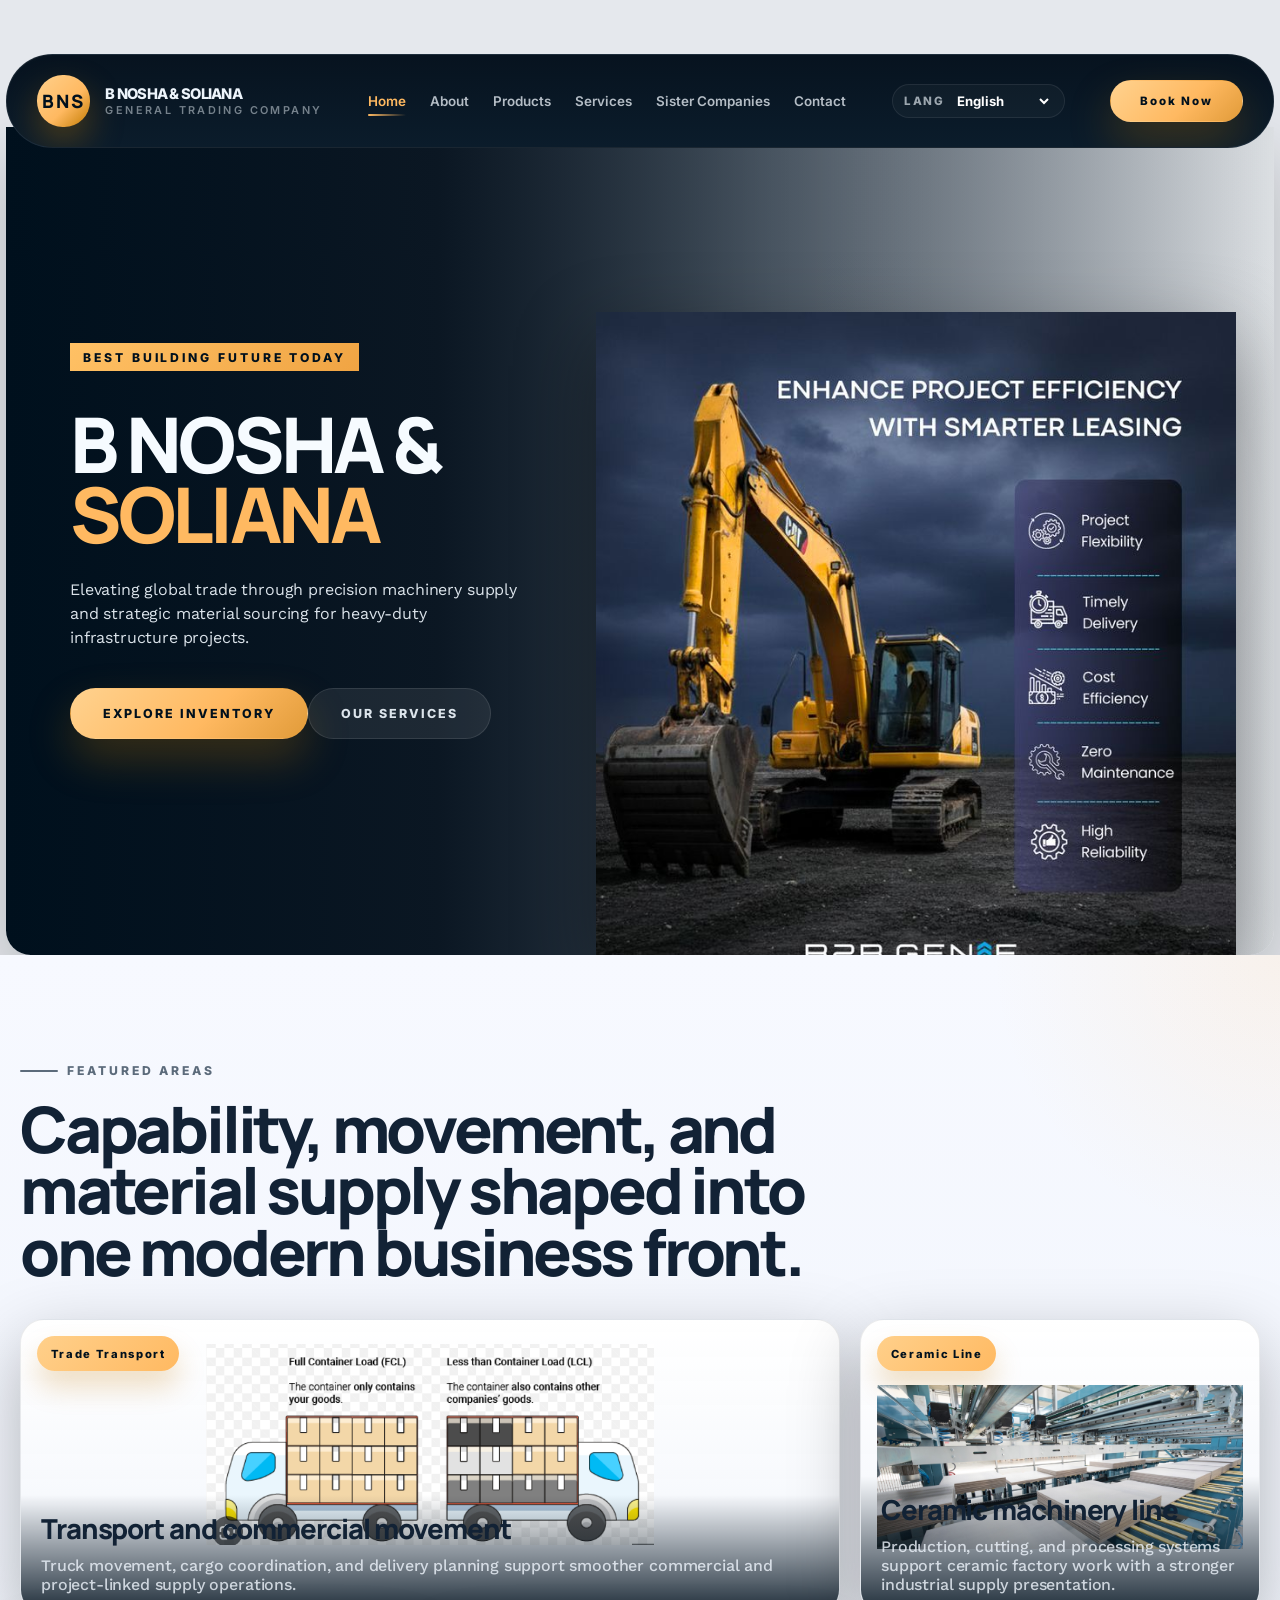
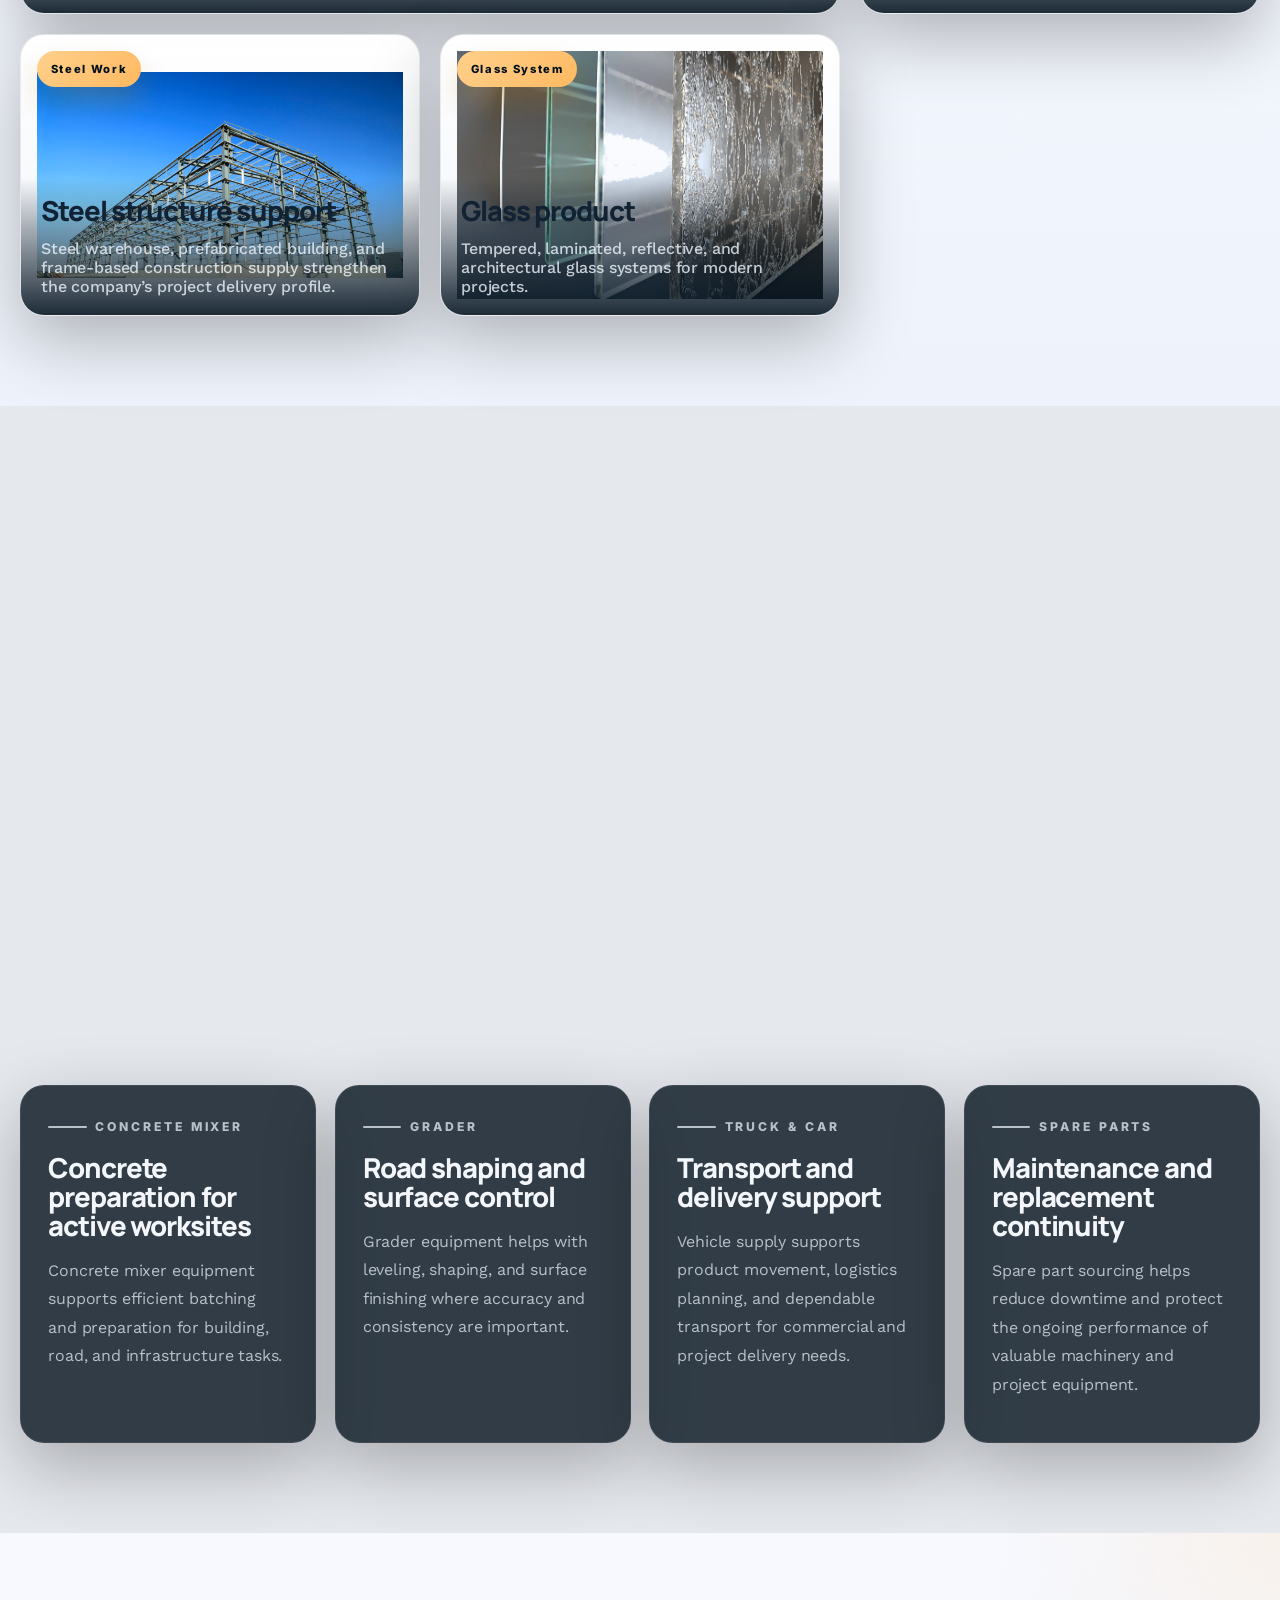
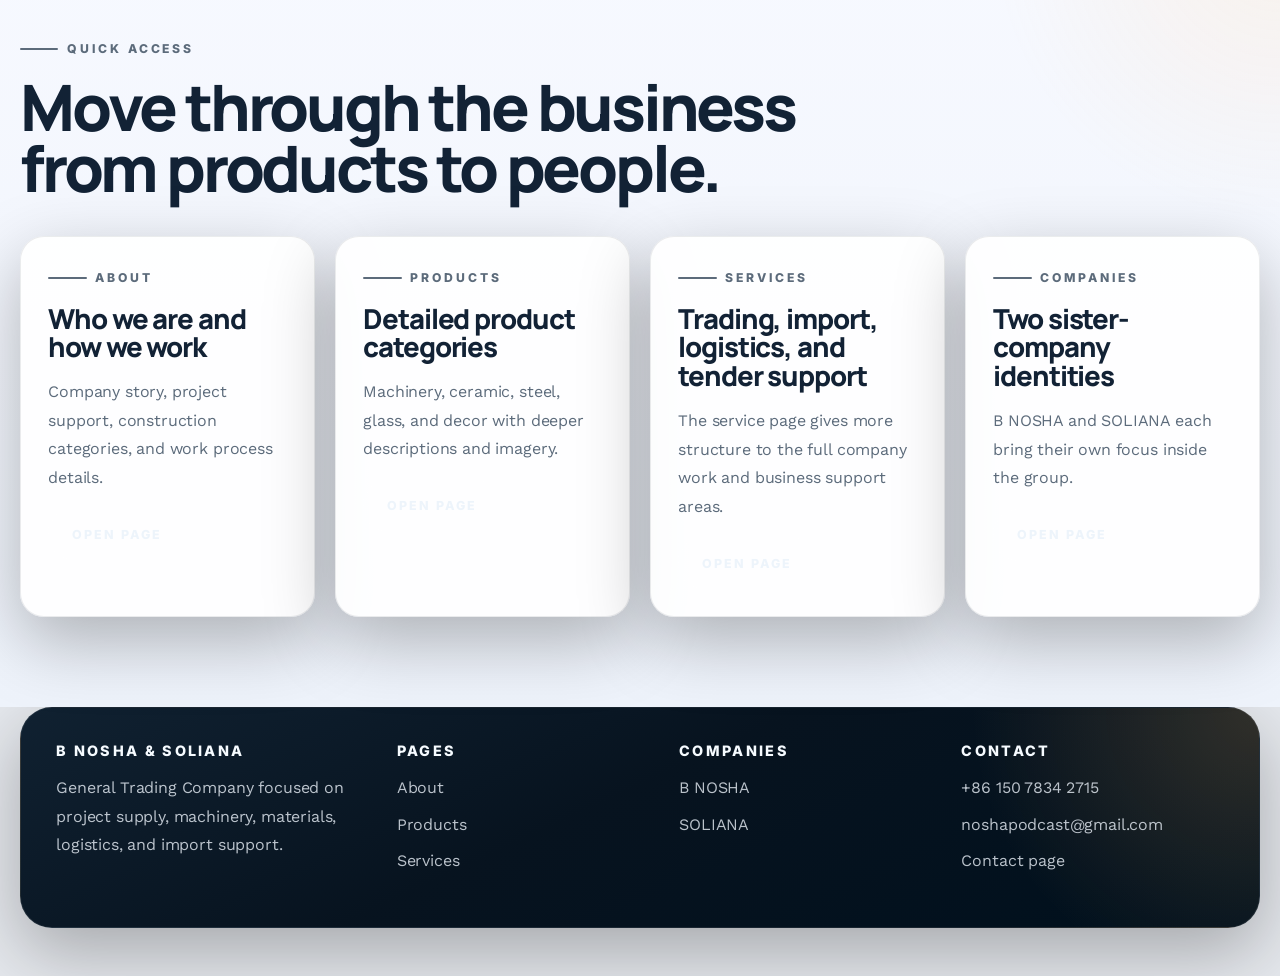
<file: index.html>
<!DOCTYPE html>
<html lang="en">
<head>
  <meta charset="UTF-8">
  <meta name="viewport" content="width=device-width, initial-scale=1.0">
  <title>B NOSHA &amp; SOLIANA | Home</title>
  <meta name="description" content="B NOSHA & SOLIANA General Trading Company delivers machinery supply, strategic sourcing, and heavy-duty project support.">
  <link rel="preconnect" href="https://fonts.googleapis.com">
  <link rel="preconnect" href="https://fonts.gstatic.com" crossorigin>
  <link rel="stylesheet" href="./styles.css">
</head>
<body class="home-page">
  <div class="site-shell">
    <header class="site-header home-header">
      <a class="brand" href="index.html" aria-label="B NOSHA &amp; SOLIANA home">
        <span class="brand__crest">BNS</span>
        <span class="brand__copy">
          <span class="brand__title">B NOSHA &amp; SOLIANA</span>
          <span class="brand__subtitle">General Trading Company</span>
        </span>
      </a>
      <nav class="site-nav home-nav" aria-label="Main navigation">
        <a data-page href="index.html">Home</a>
        <a data-page href="about.html">About</a>
        <a data-page href="products.html">Products</a>
        <a data-page href="services.html">Services</a>
        <a data-page href="companies.html">Sister Companies</a>
        <a data-page href="contact.html">Contact</a>
      </nav>
      <a class="header-cta home-book" href="contact.html">Book Now</a>
    </header>

    <main>
      <section class="hero hero--landing">
        <div class="hero__copy" data-reveal>
          <p class="eyebrow">Best Building Future Today</p>
          <h1><span>B NOSHA &amp;</span><span class="hero__accent">SOLIANA</span></h1>
          <p class="hero__lede">
            Elevating global trade through precision machinery supply and strategic material sourcing for heavy-duty infrastructure projects.
          </p>
          <div class="hero__actions">
            <a class="btn btn--primary" href="products.html">Explore Inventory</a>
            <a class="btn btn--secondary" href="services.html">Our Services</a>
          </div>
        </div>

        <div class="hero__visual hero__visual--landing" data-reveal>
          <img src="./assets/hero-machinery.png" alt="Heavy duty loader machine">
        </div>
      </section>

      <section class="page-section">
        <div class="container">
          <div class="section-heading" data-reveal>
            <p class="eyebrow">Featured Areas</p>
            <h2>Capability, movement, and material supply shaped into one modern business front.</h2>
          </div>
          <div class="product-grid">
            <article class="image-card image-card--contain image-card--compact product-card product-card--wide" data-reveal data-detail-link="transport-commercial-movement">
              <span class="image-card__badge">Trade Transport</span>
              <img src="./assets/ppt-logistics-fcl.png" alt="Logistics and container service image">
              <div class="image-card__overlay">
                <h3>Transport and commercial movement</h3>
                <p>Truck movement, cargo coordination, and delivery planning support smoother commercial and project-linked supply operations.</p>
              </div>
            </article>
            <article class="image-card image-card--contain product-card" data-reveal data-detail-link="ceramic-machinery-line">
              <span class="image-card__badge">Ceramic Line</span>
              <img src="./assets/ceramic-line.png" alt="Ceramic line image">
              <div class="image-card__overlay">
                <h3>Ceramic machinery line</h3>
                <p>Production, cutting, and processing systems support ceramic factory work with a stronger industrial supply presentation.</p>
              </div>
            </article>
            <article class="image-card image-card--contain product-card" data-reveal data-detail-link="steel-structure-support">
              <span class="image-card__badge">Steel Work</span>
              <img src="./assets/steel-detail-a.png" alt="Steel structure image">
              <div class="image-card__overlay">
                <h3>Steel structure support</h3>
                <p>Steel warehouse, prefabricated building, and frame-based construction supply strengthen the company’s project delivery profile.</p>
              </div>
            </article>
            <article class="image-card image-card--contain product-card" data-reveal data-detail-link="glass-product">
              <span class="image-card__badge">Glass System</span>
              <img src="./assets/glass-products.png" alt="Architectural glass image">
              <div class="image-card__overlay">
                <h3>Glass product</h3>
                <p>Tempered, laminated, reflective, and architectural glass systems for modern projects.</p>
              </div>
            </article>
          </div>
        </div>
      </section>

      <section class="page-section">
        <div class="container">
          <div class="section-heading" data-reveal>
            <p class="eyebrow">Equipment Range</p>
            <h2>Equipment lines built for real site demand.</h2>
          </div>
          <div class="equipment-grid">
            <article class="card" data-reveal data-detail-link="excavator"><p class="card-kicker">Excavator</p><h3>Earthmoving and digging capability</h3><p>Excavator supply supports trenching, site preparation, demolition work, and major ground movement with a practical project focus.</p></article>
            <article class="card" data-reveal data-detail-link="wheel-loader"><p class="card-kicker">Loader</p><h3>Material transfer and loading efficiency</h3><p>Loader equipment supports stockyard handling, site movement, and faster transfer of heavy material across active work areas.</p></article>
            <article class="card" data-reveal data-detail-link="forklift"><p class="card-kicker">Forklift</p><h3>Warehouse and goods handling support</h3><p>Forklift supply supports organized storage, pallet movement, and dependable handling of commercial goods.</p></article>
            <article class="card" data-reveal data-detail-link="mobile-crane"><p class="card-kicker">Crane</p><h3>Lifting and positioning solutions</h3><p>Crane categories help clients manage heavy lifting, structural positioning, and placement work on demanding sites.</p></article>
            <article class="card" data-reveal data-detail-link="concrete-mixer"><p class="card-kicker">Concrete Mixer</p><h3>Concrete preparation for active worksites</h3><p>Concrete mixer equipment supports efficient batching and preparation for building, road, and infrastructure tasks.</p></article>
            <article class="card" data-reveal data-detail-link="grader"><p class="card-kicker">Grader</p><h3>Road shaping and surface control</h3><p>Grader equipment helps with leveling, shaping, and surface finishing where accuracy and consistency are important.</p></article>
            <article class="card" data-reveal data-detail-link="truck-car"><p class="card-kicker">Truck &amp; Car</p><h3>Transport and delivery support</h3><p>Vehicle supply supports product movement, logistics planning, and dependable transport for commercial and project delivery needs.</p></article>
            <article class="card" data-reveal data-detail-link="spare-parts"><p class="card-kicker">Spare Parts</p><h3>Maintenance and replacement continuity</h3><p>Spare part sourcing helps reduce downtime and protect the ongoing performance of valuable machinery and project equipment.</p></article>
          </div>
        </div>
      </section>

      <section class="page-section">
        <div class="container">
          <div class="section-heading" data-reveal>
            <p class="eyebrow">Quick Access</p>
            <h2>Move through the business from products to people.</h2>
          </div>
          <div class="four-grid">
            <article class="card" data-reveal>
              <p class="card-kicker">About</p>
              <h3>Who we are and how we work</h3>
              <p>Company story, project support, construction categories, and work process details.</p>
              <div class="button-row"><a class="btn btn--secondary" href="about.html">Open Page</a></div>
            </article>
            <article class="card" data-reveal>
              <p class="card-kicker">Products</p>
              <h3>Detailed product categories</h3>
              <p>Machinery, ceramic, steel, glass, and decor with deeper descriptions and imagery.</p>
              <div class="button-row"><a class="btn btn--secondary" href="products.html">Open Page</a></div>
            </article>
            <article class="card" data-reveal>
              <p class="card-kicker">Services</p>
              <h3>Trading, import, logistics, and tender support</h3>
              <p>The service page gives more structure to the full company work and business support areas.</p>
              <div class="button-row"><a class="btn btn--secondary" href="services.html">Open Page</a></div>
            </article>
            <article class="card" data-reveal>
              <p class="card-kicker">Companies</p>
              <h3>Two sister-company identities</h3>
              <p>B NOSHA and SOLIANA each bring their own focus inside the group.</p>
              <div class="button-row"><a class="btn btn--secondary" href="companies.html">Open Page</a></div>
            </article>
          </div>
        </div>
      </section>
    </main>

    <footer class="footer">
      <div class="footer__panel">
        <div class="footer-grid">
          <div>
            <h3 class="footer__title">B NOSHA &amp; SOLIANA</h3>
            <p>General Trading Company focused on project supply, machinery, materials, logistics, and import support.</p>
          </div>
          <div>
            <h3 class="footer__title">Pages</h3>
            <ul>
              <li><a href="about.html">About</a></li>
              <li><a href="products.html">Products</a></li>
              <li><a href="services.html">Services</a></li>
            </ul>
          </div>
          <div>
            <h3 class="footer__title">Companies</h3>
            <ul>
              <li><a href="company-b.html">B NOSHA</a></li>
              <li><a href="company-soliana.html">SOLIANA</a></li>
            </ul>
          </div>
          <div>
            <h3 class="footer__title">Contact</h3>
            <ul>
              <li><a href="tel:+8615078342715">+86 150 7834 2715</a></li>
              <li><a href="mailto:noshapodcast@gmail.com">noshapodcast@gmail.com</a></li>
              <li><a href="contact.html">Contact page</a></li>
            </ul>
          </div>
        </div>
      </div>
    </footer>
  </div>

  <script src="./script.js"></script>
</body>
</html>
</file>
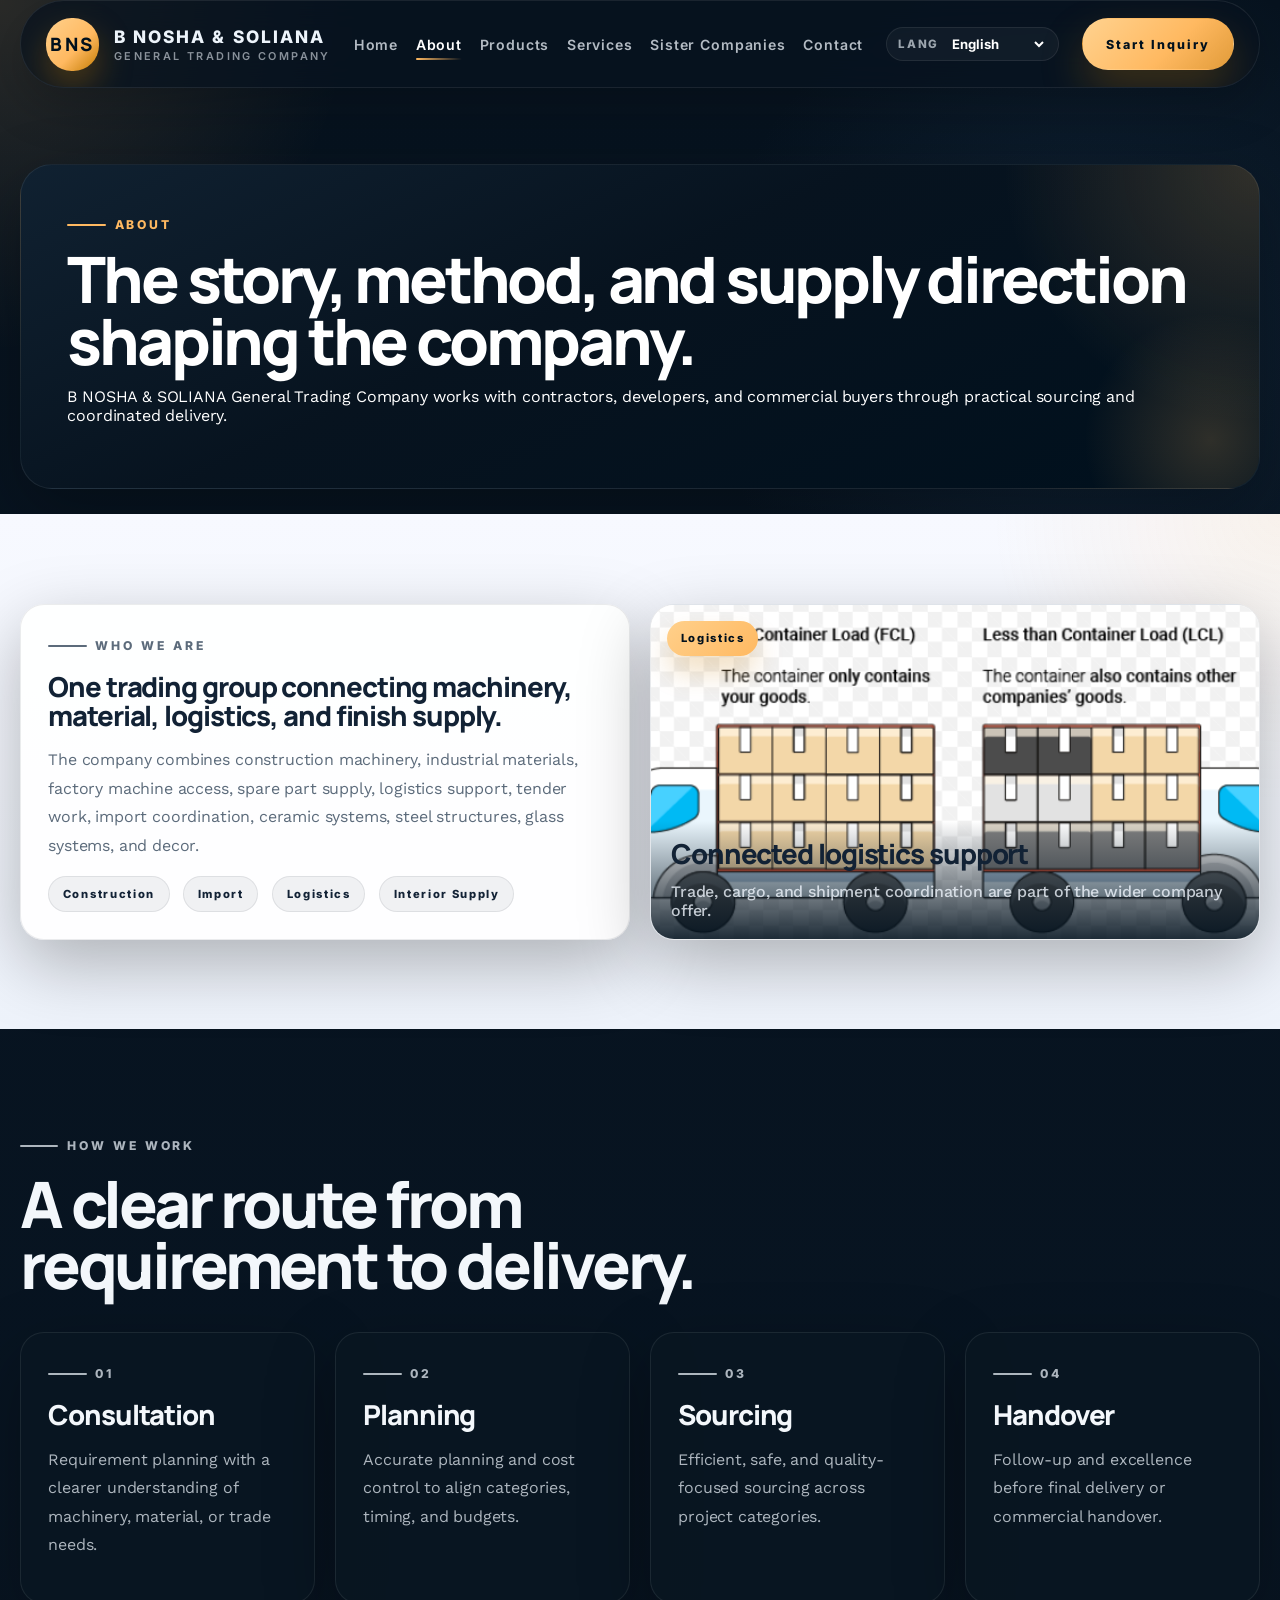
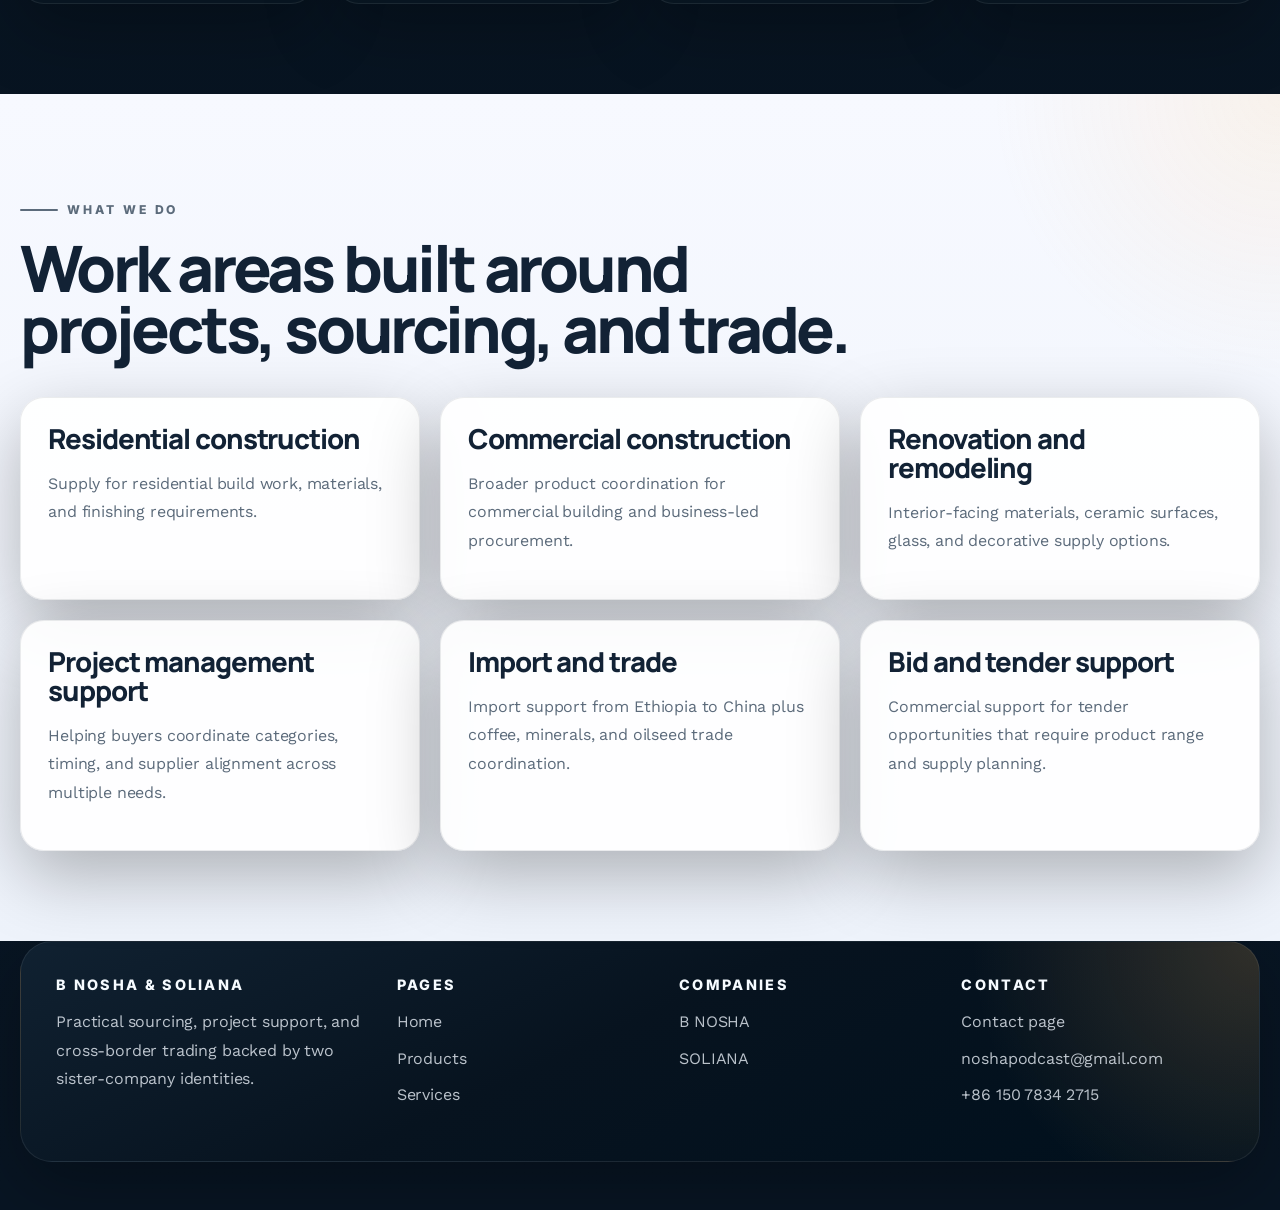
<file: about.html>
<!DOCTYPE html>
<html lang="en">
<head>
  <meta charset="UTF-8">
  <meta name="viewport" content="width=device-width, initial-scale=1.0">
  <title>B NOSHA &amp; SOLIANA | About</title>
  <link rel="preconnect" href="https://fonts.googleapis.com">
  <link rel="preconnect" href="https://fonts.gstatic.com" crossorigin>
  <link href="https://fonts.googleapis.com/css2?family=Barlow+Condensed:wght@500;600;700&family=Plus+Jakarta+Sans:wght@400;500;600;700;800&display=swap" rel="stylesheet">
  <link rel="stylesheet" href="./styles.css">
</head>
<body class="inner-page">
  <div class="site-shell">
    <header class="site-header">
      <a class="brand" href="index.html"><span class="brand__crest">BNS</span><span class="brand__copy"><span class="brand__title">B NOSHA &amp; SOLIANA</span><span class="brand__subtitle">General Trading Company</span></span></a>
      <nav class="site-nav">
        <a data-page href="index.html">Home</a>
        <a data-page href="about.html">About</a>
        <a data-page href="products.html">Products</a>
        <a data-page href="services.html">Services</a>
        <a data-page href="companies.html">Sister Companies</a>
        <a data-page href="contact.html">Contact</a>
      </nav>
      <a class="header-cta" href="contact.html">Start Inquiry</a>
    </header>
    <main>
      <section class="page-banner">
        <div class="page-banner__card" data-reveal>
          <p class="eyebrow">About</p>
          <h1>The story, method, and supply direction shaping the company.</h1>
          <p>B NOSHA &amp; SOLIANA General Trading Company works with contractors, developers, and commercial buyers through practical sourcing and coordinated delivery.</p>
        </div>
      </section>
      <section class="page-section">
        <div class="container">
          <div class="hero-grid">
            <article class="card" data-reveal>
              <p class="card-kicker">Who We Are</p>
              <h3>One trading group connecting machinery, material, logistics, and finish supply.</h3>
              <p>The company combines construction machinery, industrial materials, factory machine access, spare part supply, logistics support, tender work, import coordination, ceramic systems, steel structures, glass systems, and decor.</p>
              <div class="tag-row">
                <span class="tag">Construction</span>
                <span class="tag">Import</span>
                <span class="tag">Logistics</span>
                <span class="tag">Interior Supply</span>
              </div>
            </article>
            <article class="image-card" data-reveal data-detail-link="connected-logistics-support">
              <span class="image-card__badge">Logistics</span>
              <img src="./assets/ppt-logistics-fcl.png" alt="Logistics and container image">
              <div class="image-card__overlay">
                <h3>Connected logistics support</h3>
                <p>Trade, cargo, and shipment coordination are part of the wider company offer.</p>
              </div>
            </article>
          </div>
        </div>
      </section>
      <section class="page-section">
        <div class="container">
          <div class="section-heading" data-reveal>
            <p class="eyebrow">How We Work</p>
            <h2>A clear route from requirement to delivery.</h2>
          </div>
          <div class="four-grid">
            <article class="info-card" data-reveal><p class="card-kicker">01</p><h3>Consultation</h3><p>Requirement planning with a clearer understanding of machinery, material, or trade needs.</p></article>
            <article class="info-card" data-reveal><p class="card-kicker">02</p><h3>Planning</h3><p>Accurate planning and cost control to align categories, timing, and budgets.</p></article>
            <article class="info-card" data-reveal><p class="card-kicker">03</p><h3>Sourcing</h3><p>Efficient, safe, and quality-focused sourcing across project categories.</p></article>
            <article class="info-card" data-reveal><p class="card-kicker">04</p><h3>Handover</h3><p>Follow-up and excellence before final delivery or commercial handover.</p></article>
          </div>
        </div>
      </section>
      <section class="page-section">
        <div class="container">
          <div class="section-heading" data-reveal>
            <p class="eyebrow">What We Do</p>
            <h2>Work areas built around projects, sourcing, and trade.</h2>
          </div>
          <div class="service-grid">
            <article class="card" data-reveal><h3>Residential construction</h3><p>Supply for residential build work, materials, and finishing requirements.</p></article>
            <article class="card" data-reveal><h3>Commercial construction</h3><p>Broader product coordination for commercial building and business-led procurement.</p></article>
            <article class="card" data-reveal><h3>Renovation and remodeling</h3><p>Interior-facing materials, ceramic surfaces, glass, and decorative supply options.</p></article>
            <article class="card" data-reveal><h3>Project management support</h3><p>Helping buyers coordinate categories, timing, and supplier alignment across multiple needs.</p></article>
            <article class="card" data-reveal><h3>Import and trade</h3><p>Import support from Ethiopia to China plus coffee, minerals, and oilseed trade coordination.</p></article>
            <article class="card" data-reveal><h3>Bid and tender support</h3><p>Commercial support for tender opportunities that require product range and supply planning.</p></article>
          </div>
        </div>
      </section>
    </main>
    <footer class="footer">
      <div class="footer__panel">
        <div class="footer-grid">
          <div><h3 class="footer__title">B NOSHA &amp; SOLIANA</h3><p>Practical sourcing, project support, and cross-border trading backed by two sister-company identities.</p></div>
          <div><h3 class="footer__title">Pages</h3><ul><li><a href="index.html">Home</a></li><li><a href="products.html">Products</a></li><li><a href="services.html">Services</a></li></ul></div>
          <div><h3 class="footer__title">Companies</h3><ul><li><a href="company-b.html">B NOSHA</a></li><li><a href="company-soliana.html">SOLIANA</a></li></ul></div>
          <div><h3 class="footer__title">Contact</h3><ul><li><a href="contact.html">Contact page</a></li><li><a href="mailto:noshapodcast@gmail.com">noshapodcast@gmail.com</a></li><li><a href="tel:+8615078342715">+86 150 7834 2715</a></li></ul></div>
        </div>
      </div>
    </footer>
  </div>
  <script src="./script.js"></script>
</body>
</html>
</file>
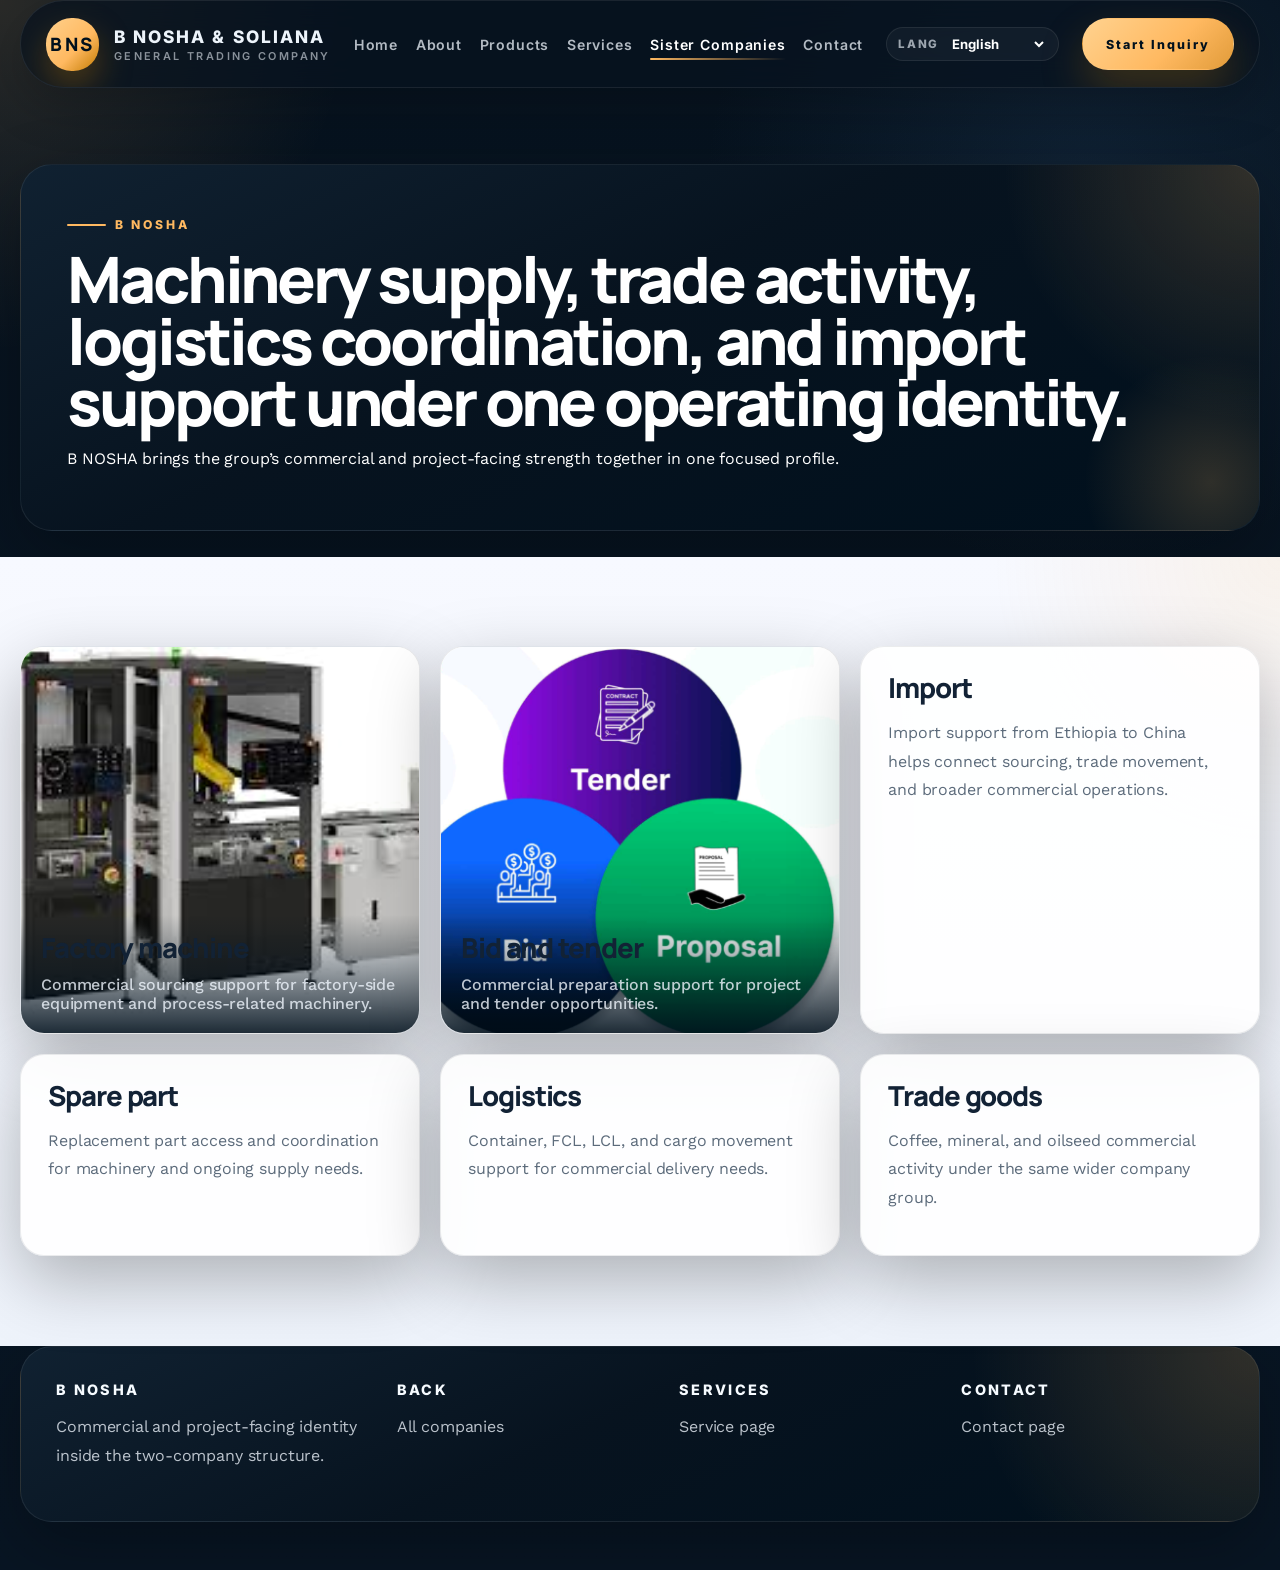
<file: company-b.html>
<!DOCTYPE html>
<html lang="en">
<head>
  <meta charset="UTF-8">
  <meta name="viewport" content="width=device-width, initial-scale=1.0">
  <title>B NOSHA | B NOSHA &amp; SOLIANA</title>
  <link rel="preconnect" href="https://fonts.googleapis.com">
  <link rel="preconnect" href="https://fonts.gstatic.com" crossorigin>
  <link href="https://fonts.googleapis.com/css2?family=Barlow+Condensed:wght@500;600;700&family=Plus+Jakarta+Sans:wght@400;500;600;700;800&display=swap" rel="stylesheet">
  <link rel="stylesheet" href="./styles.css">
</head>
<body class="inner-page">
  <div class="site-shell">
    <header class="site-header">
      <a class="brand" href="index.html"><span class="brand__crest">BNS</span><span class="brand__copy"><span class="brand__title">B NOSHA &amp; SOLIANA</span><span class="brand__subtitle">General Trading Company</span></span></a>
      <nav class="site-nav"><a data-page href="index.html">Home</a><a data-page href="about.html">About</a><a data-page href="products.html">Products</a><a data-page href="services.html">Services</a><a data-page href="companies.html">Sister Companies</a><a data-page href="contact.html">Contact</a></nav>
      <a class="header-cta" href="contact.html">Start Inquiry</a>
    </header>
    <main>
      <section class="page-banner"><div class="page-banner__card" data-reveal><p class="eyebrow">B NOSHA</p><h1>Machinery supply, trade activity, logistics coordination, and import support under one operating identity.</h1><p>B NOSHA brings the group’s commercial and project-facing strength together in one focused profile.</p></div></section>
      <section class="page-section"><div class="container"><div class="three-grid"><article class="image-card" data-reveal data-detail-link="factory-machine"><img src="./assets/factory-machine.jfif" alt="Factory machine image"><div class="image-card__overlay"><h3>Factory machine</h3><p>Commercial sourcing support for factory-side equipment and process-related machinery.</p></div></article><article class="image-card" data-reveal data-detail-link="bid-tender"><img src="./assets/tender-bid.png" alt="Tender and proposal image"><div class="image-card__overlay"><h3>Bid and tender</h3><p>Commercial preparation support for project and tender opportunities.</p></div></article><article class="card" data-reveal data-detail-link="import-ethiopia-china"><h3>Import</h3><p>Import support from Ethiopia to China helps connect sourcing, trade movement, and broader commercial operations.</p></article><article class="card" data-reveal data-detail-link="spare-parts"><h3>Spare part</h3><p>Replacement part access and coordination for machinery and ongoing supply needs.</p></article><article class="card" data-reveal data-detail-link="connected-logistics-support"><h3>Logistics</h3><p>Container, FCL, LCL, and cargo movement support for commercial delivery needs.</p></article><article class="card" data-reveal data-detail-link="trade-commercial-support"><h3>Trade goods</h3><p>Coffee, mineral, and oilseed commercial activity under the same wider company group.</p></article></div></div></section>
    </main>
    <footer class="footer"><div class="footer__panel"><div class="footer-grid"><div><h3 class="footer__title">B NOSHA</h3><p>Commercial and project-facing identity inside the two-company structure.</p></div><div><h3 class="footer__title">Back</h3><ul><li><a href="companies.html">All companies</a></li></ul></div><div><h3 class="footer__title">Services</h3><ul><li><a href="services.html">Service page</a></li></ul></div><div><h3 class="footer__title">Contact</h3><ul><li><a href="contact.html">Contact page</a></li></ul></div></div></div></footer>
  </div>
  <script src="./script.js"></script>
</body>
</html>
</file>
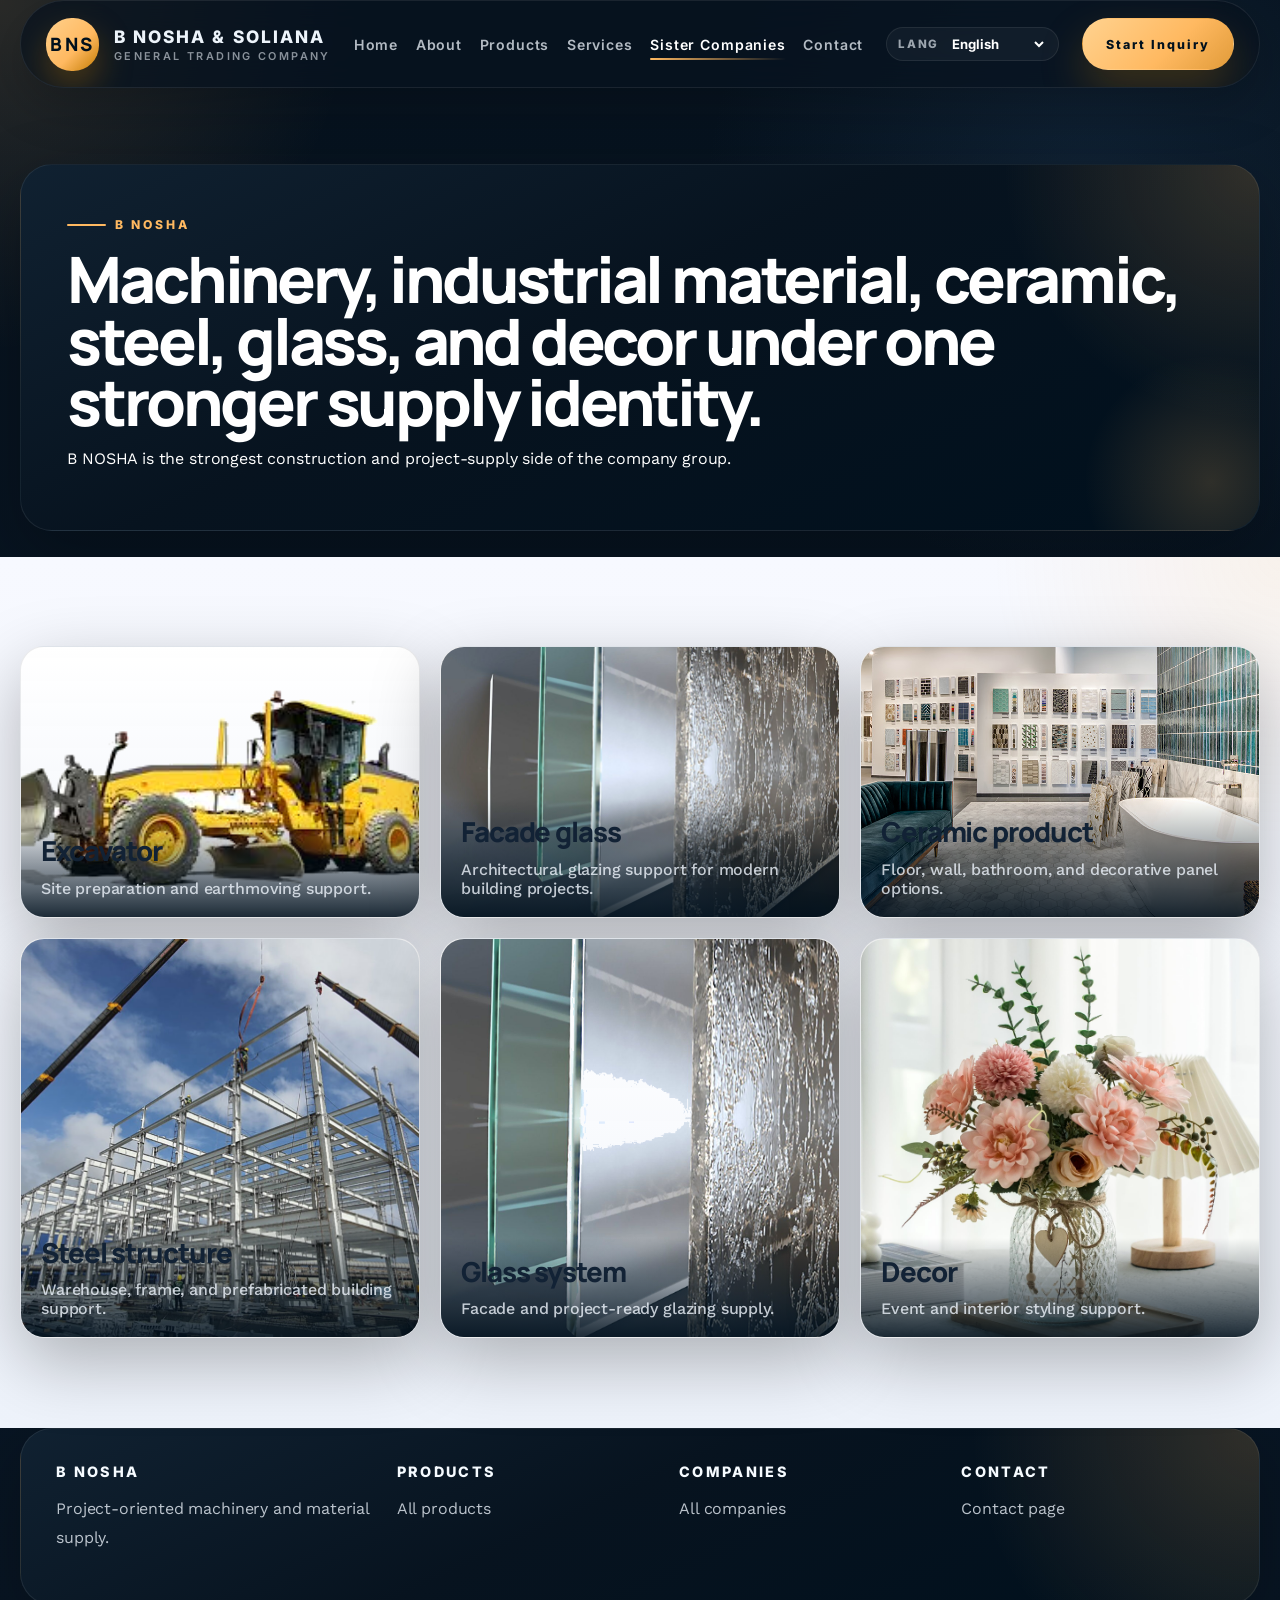
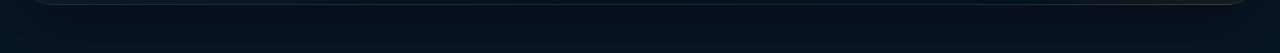
<file: company-nosha.html>
<!DOCTYPE html>
<html lang="en">
<head>
  <meta charset="UTF-8">
  <meta name="viewport" content="width=device-width, initial-scale=1.0">
  <title>B NOSHA | B NOSHA &amp; SOLIANA</title>
  <link rel="preconnect" href="https://fonts.googleapis.com">
  <link rel="preconnect" href="https://fonts.gstatic.com" crossorigin>
  <link href="https://fonts.googleapis.com/css2?family=Barlow+Condensed:wght@500;600;700&family=Plus+Jakarta+Sans:wght@400;500;600;700;800&display=swap" rel="stylesheet">
  <link rel="stylesheet" href="./styles.css">
</head>
<body class="inner-page">
  <div class="site-shell">
    <header class="site-header">
      <a class="brand" href="index.html"><span class="brand__crest">BNS</span><span class="brand__copy"><span class="brand__title">B NOSHA &amp; SOLIANA</span><span class="brand__subtitle">General Trading Company</span></span></a>
      <nav class="site-nav"><a data-page href="index.html">Home</a><a data-page href="about.html">About</a><a data-page href="products.html">Products</a><a data-page href="services.html">Services</a><a data-page href="companies.html">Sister Companies</a><a data-page href="contact.html">Contact</a></nav>
      <a class="header-cta" href="contact.html">Start Inquiry</a>
    </header>
    <main>
      <section class="page-banner"><div class="page-banner__card" data-reveal><p class="eyebrow">B NOSHA</p><h1>Machinery, industrial material, ceramic, steel, glass, and decor under one stronger supply identity.</h1><p>B NOSHA is the strongest construction and project-supply side of the company group.</p></div></section>
      <section class="page-section"><div class="container"><div class="product-grid"><article class="image-card product-card" data-reveal><img src="./assets/excavator.png" alt="Excavator image"><div class="image-card__overlay"><h3>Excavator</h3><p>Site preparation and earthmoving support.</p></div></article><article class="image-card product-card" data-reveal><img src="./assets/glass-facade.png" alt="Facade glass image"><div class="image-card__overlay"><h3>Facade glass</h3><p>Architectural glazing support for modern building projects.</p></div></article><article class="image-card product-card" data-reveal><img src="./assets/ceramic-finishes.png" alt="Ceramic finishes"><div class="image-card__overlay"><h3>Ceramic product</h3><p>Floor, wall, bathroom, and decorative panel options.</p></div></article><article class="image-card product-card" data-reveal><img src="./assets/steel-building.png" alt="Steel structure"><div class="image-card__overlay"><h3>Steel structure</h3><p>Warehouse, frame, and prefabricated building support.</p></div></article><article class="image-card product-card" data-reveal><img src="./assets/glass-products.png" alt="Glass system"><div class="image-card__overlay"><h3>Glass system</h3><p>Facade and project-ready glazing supply.</p></div></article><article class="image-card product-card" data-reveal><img src="./assets/event-decor.png" alt="Decor image"><div class="image-card__overlay"><h3>Decor</h3><p>Event and interior styling support.</p></div></article></div></div></section>
    </main>
    <footer class="footer"><div class="footer__panel"><div class="footer-grid"><div><h3 class="footer__title">B NOSHA</h3><p>Project-oriented machinery and material supply.</p></div><div><h3 class="footer__title">Products</h3><ul><li><a href="products.html">All products</a></li></ul></div><div><h3 class="footer__title">Companies</h3><ul><li><a href="companies.html">All companies</a></li></ul></div><div><h3 class="footer__title">Contact</h3><ul><li><a href="contact.html">Contact page</a></li></ul></div></div></div></footer>
  </div>
  <script src="./script.js"></script>
</body>
</html>
</file>
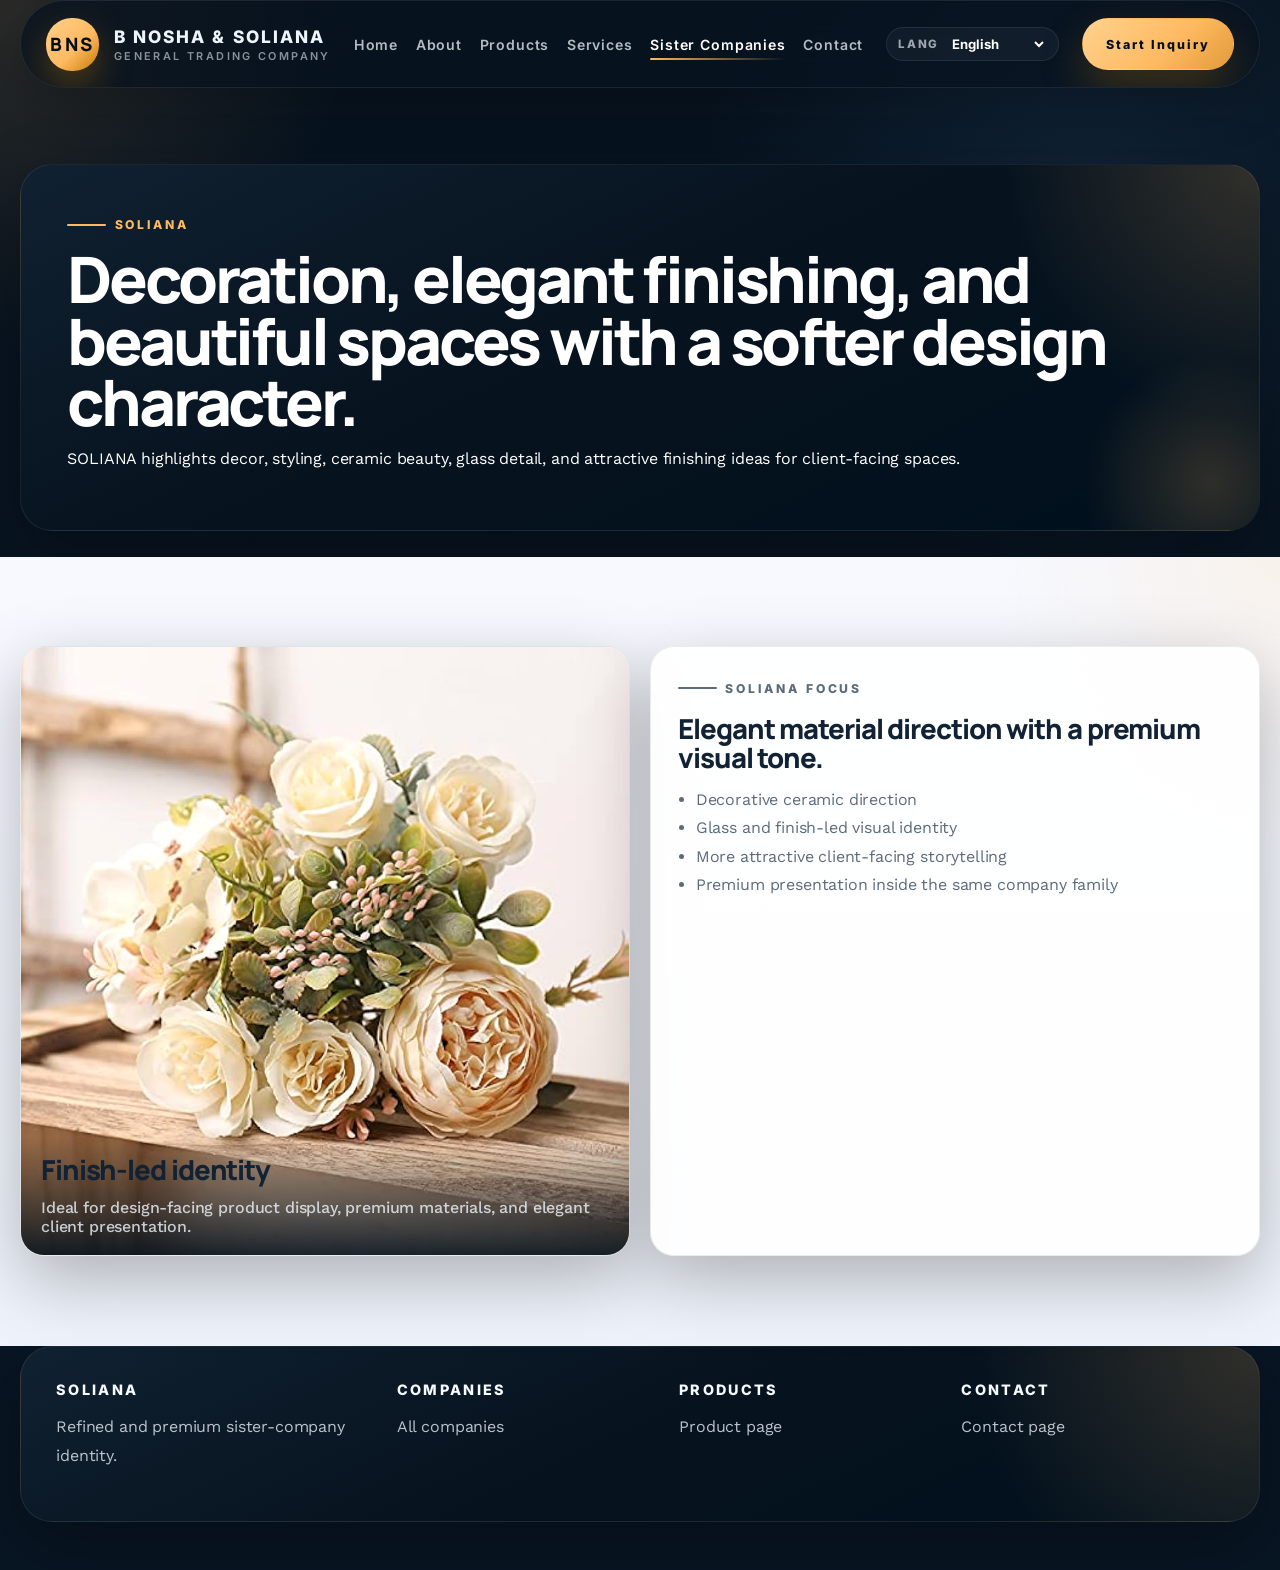
<file: company-soliana.html>
<!DOCTYPE html>
<html lang="en">
<head>
  <meta charset="UTF-8">
  <meta name="viewport" content="width=device-width, initial-scale=1.0">
  <title>SOLIANA | B NOSHA &amp; SOLIANA</title>
  <link rel="preconnect" href="https://fonts.googleapis.com">
  <link rel="preconnect" href="https://fonts.gstatic.com" crossorigin>
  <link href="https://fonts.googleapis.com/css2?family=Barlow+Condensed:wght@500;600;700&family=Plus+Jakarta+Sans:wght@400;500;600;700;800&display=swap" rel="stylesheet">
  <link rel="stylesheet" href="./styles.css">
</head>
<body class="inner-page">
  <div class="site-shell">
    <header class="site-header">
      <a class="brand" href="index.html"><span class="brand__crest">BNS</span><span class="brand__copy"><span class="brand__title">B NOSHA &amp; SOLIANA</span><span class="brand__subtitle">General Trading Company</span></span></a>
      <nav class="site-nav"><a data-page href="index.html">Home</a><a data-page href="about.html">About</a><a data-page href="products.html">Products</a><a data-page href="services.html">Services</a><a data-page href="companies.html">Sister Companies</a><a data-page href="contact.html">Contact</a></nav>
      <a class="header-cta" href="contact.html">Start Inquiry</a>
    </header>
    <main>
      <section class="page-banner"><div class="page-banner__card" data-reveal><p class="eyebrow">SOLIANA</p><h1>Decoration, elegant finishing, and beautiful spaces with a softer design character.</h1><p>SOLIANA highlights decor, styling, ceramic beauty, glass detail, and attractive finishing ideas for client-facing spaces.</p></div></section>
      <section class="page-section"><div class="container"><div class="split-grid"><article class="image-card" data-reveal data-detail-link="finish-led-identity"><img src="./assets/floral-display.png" alt="Decorative floral arrangement for Soliana"><div class="image-card__overlay"><h3>Finish-led identity</h3><p>Ideal for design-facing product display, premium materials, and elegant client presentation.</p></div></article><article class="card" data-reveal><p class="card-kicker">SOLIANA Focus</p><h3>Elegant material direction with a premium visual tone.</h3><ul class="detail-list"><li>Decorative ceramic direction</li><li>Glass and finish-led visual identity</li><li>More attractive client-facing storytelling</li><li>Premium presentation inside the same company family</li></ul></article></div></div></section>
    </main>
    <footer class="footer"><div class="footer__panel"><div class="footer-grid"><div><h3 class="footer__title">SOLIANA</h3><p>Refined and premium sister-company identity.</p></div><div><h3 class="footer__title">Companies</h3><ul><li><a href="companies.html">All companies</a></li></ul></div><div><h3 class="footer__title">Products</h3><ul><li><a href="products.html">Product page</a></li></ul></div><div><h3 class="footer__title">Contact</h3><ul><li><a href="contact.html">Contact page</a></li></ul></div></div></div></footer>
  </div>
  <script src="./script.js"></script>
</body>
</html>
</file>
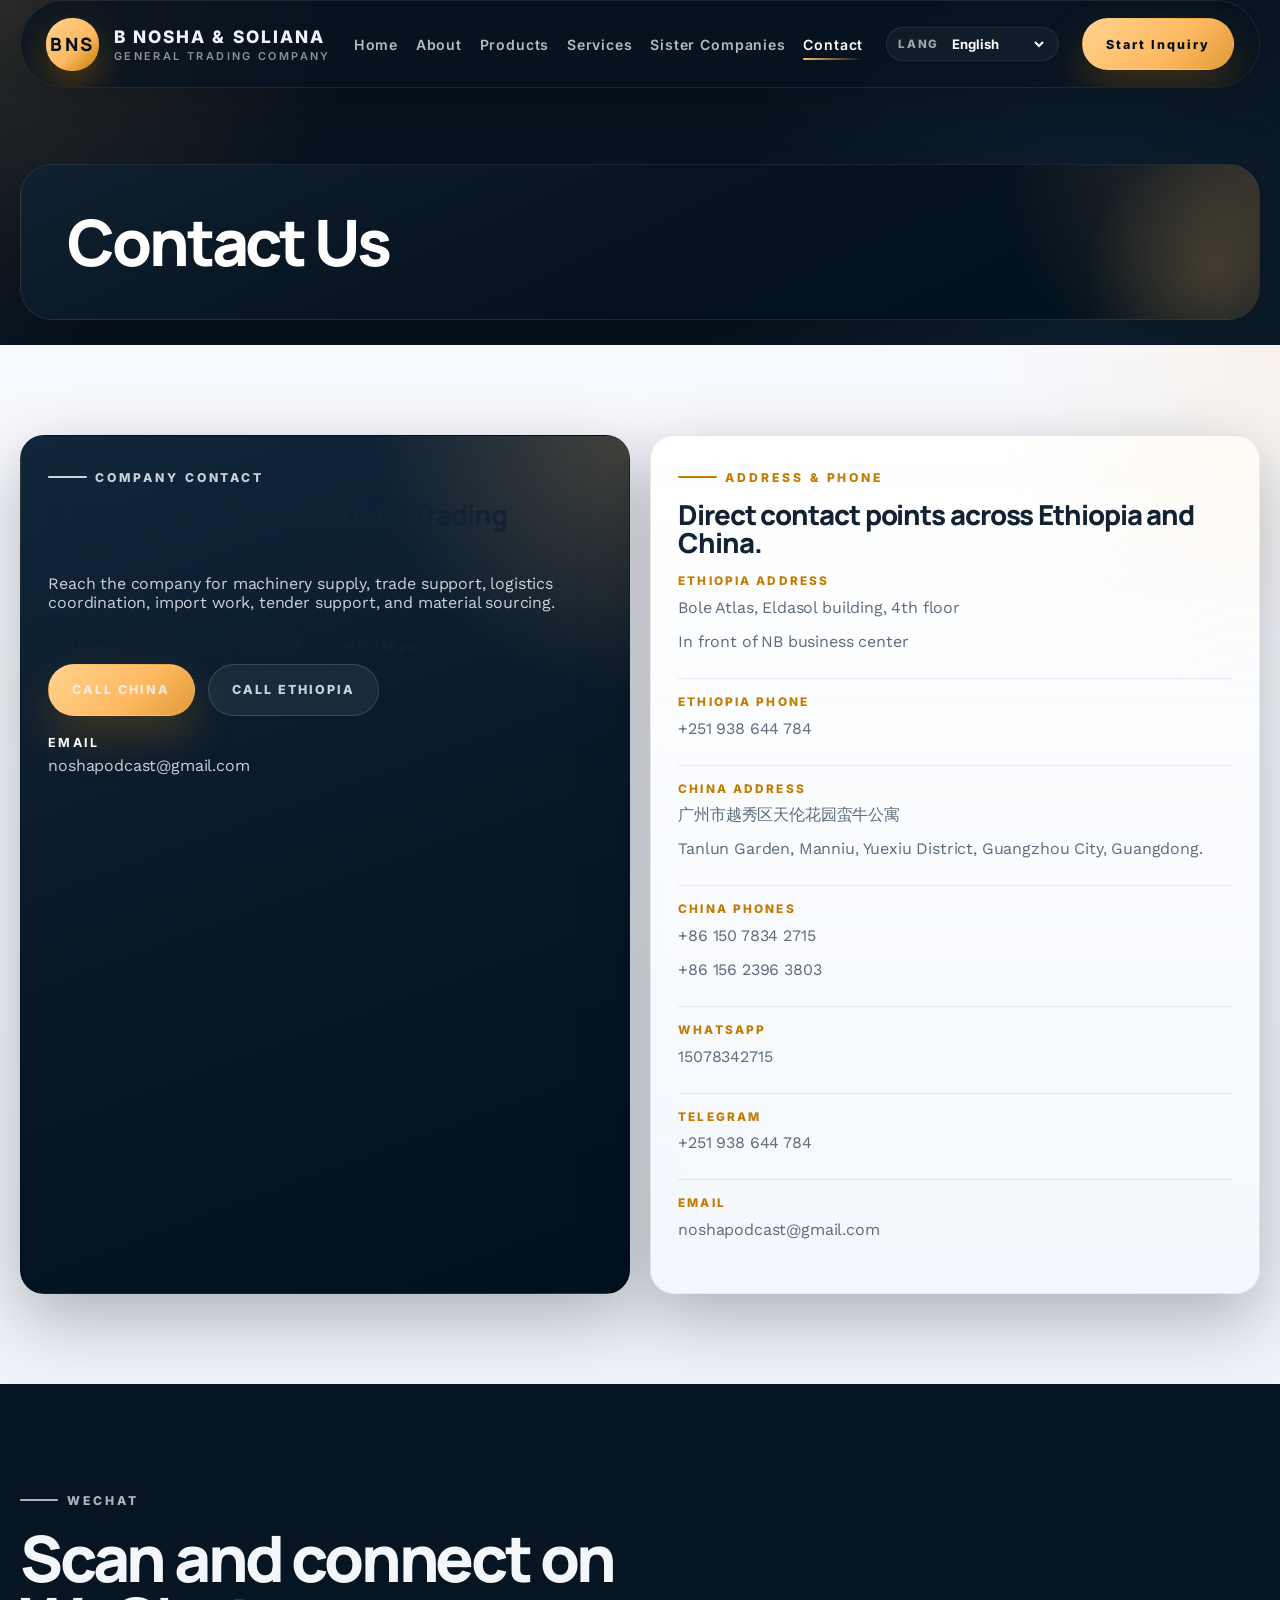
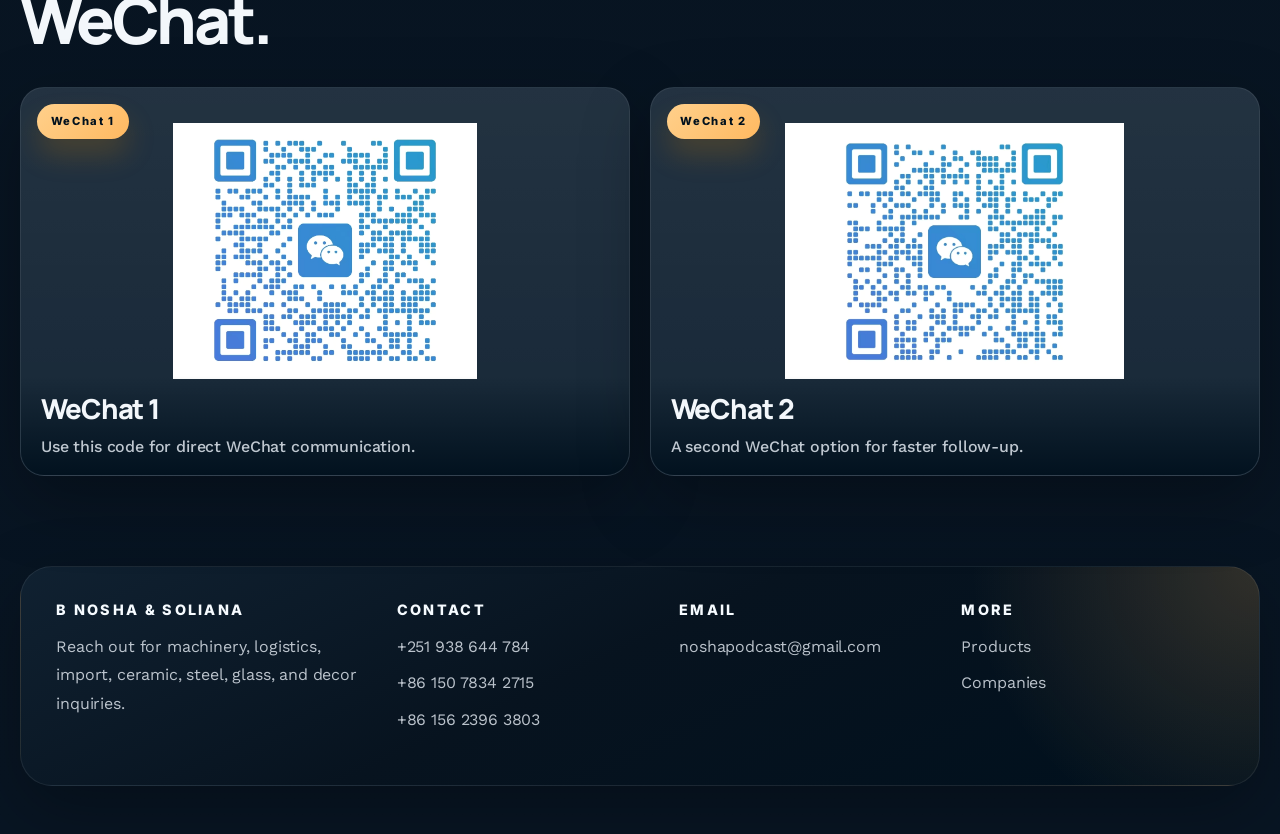
<file: contact.html>
<!DOCTYPE html>
<html lang="en">
<head>
  <meta charset="UTF-8">
  <meta name="viewport" content="width=device-width, initial-scale=1.0">
  <title>B NOSHA &amp; SOLIANA | Contact</title>
  <link rel="preconnect" href="https://fonts.googleapis.com">
  <link rel="preconnect" href="https://fonts.gstatic.com" crossorigin>
  <link href="https://fonts.googleapis.com/css2?family=Barlow+Condensed:wght@500;600;700&family=Plus+Jakarta+Sans:wght@400;500;600;700;800&display=swap" rel="stylesheet">
  <link rel="stylesheet" href="./styles.css">
</head>
<body class="inner-page">
  <div class="site-shell">
    <header class="site-header">
      <a class="brand" href="index.html"><span class="brand__crest">BNS</span><span class="brand__copy"><span class="brand__title">B NOSHA &amp; SOLIANA</span><span class="brand__subtitle">General Trading Company</span></span></a>
      <nav class="site-nav">
        <a data-page href="index.html">Home</a>
        <a data-page href="about.html">About</a>
        <a data-page href="products.html">Products</a>
        <a data-page href="services.html">Services</a>
        <a data-page href="companies.html">Sister Companies</a>
        <a data-page href="contact.html">Contact</a>
      </nav>
      <a class="header-cta" href="contact.html">Start Inquiry</a>
    </header>
    <main>
      <section class="page-banner">
        <div class="page-banner__card" data-reveal>
          <h1>Contact Us</h1>
        </div>
      </section>
      <section class="page-section">
        <div class="container">
          <div class="contact-board" data-reveal>
            <article class="contact-feature">
              <p class="card-kicker">Company Contact</p>
              <h3>B NOSHA &amp; SOLIANA General Trading Company</h3>
              <p>Reach the company for machinery supply, trade support, logistics coordination, import work, tender support, and material sourcing.</p>
              <div class="tag-row">
                <span class="tag">Ethiopia</span>
                <span class="tag">China</span>
                <span class="tag">WeChat</span>
                <span class="tag">WhatsApp</span>
              </div>
              <div class="contact__actions">
                <a class="btn btn--primary" href="tel:+8615078342715">Call China</a>
                <a class="btn btn--secondary" href="tel:+251938644784">Call Ethiopia</a>
              </div>
              <div class="contact-mini">
                <strong>Email</strong>
                <a href="mailto:noshapodcast@gmail.com">noshapodcast@gmail.com</a>
              </div>
            </article>
            <article class="contact-sheet">
              <p class="card-kicker">Address &amp; Phone</p>
              <h3>Direct contact points across Ethiopia and China.</h3>
              <dl class="contact-list">
                <div><dt>Ethiopia Address</dt><dd>Bole Atlas, Eldasol building, 4th floor</dd><dd>In front of NB business center</dd></div>
                <div><dt>Ethiopia Phone</dt><dd><a href="tel:+251938644784">+251 938 644 784</a></dd></div>
                <div><dt>China Address</dt><dd>广州市越秀区天伦花园蛮牛公寓</dd><dd>Tanlun Garden, Manniu, Yuexiu District, Guangzhou City, Guangdong.</dd></div>
                <div><dt>China Phones</dt><dd><a href="tel:+8615078342715">+86 150 7834 2715</a></dd><dd><a href="tel:+8615623963803">+86 156 2396 3803</a></dd></div>
                <div><dt>WhatsApp</dt><dd><a href="https://wa.me/8615078342715">15078342715</a></dd></div>
                <div><dt>Telegram</dt><dd><a href="tel:+251938644784">+251 938 644 784</a></dd></div>
                <div><dt>Email</dt><dd><a href="mailto:noshapodcast@gmail.com">noshapodcast@gmail.com</a></dd></div>
              </dl>
            </article>
          </div>
        </div>
      </section>
      <section class="page-section">
        <div class="container">
          <div class="section-heading" data-reveal>
            <p class="eyebrow">WeChat</p>
            <h2>Scan and connect on WeChat.</h2>
          </div>
          <div class="qr-grid">
            <article class="image-card image-card--contain qr-card" data-reveal>
              <span class="image-card__badge">WeChat 1</span>
              <img src="./assets/contact-qr-1.jpg" alt="WeChat QR code 1">
              <div class="image-card__overlay">
                <h3>WeChat 1</h3>
                <p>Use this code for direct WeChat communication.</p>
              </div>
            </article>
            <article class="image-card image-card--contain qr-card" data-reveal>
              <span class="image-card__badge">WeChat 2</span>
              <img src="./assets/contact-qr-2.jpg" alt="WeChat QR code 2">
              <div class="image-card__overlay">
                <h3>WeChat 2</h3>
                <p>A second WeChat option for faster follow-up.</p>
              </div>
            </article>
          </div>
        </div>
      </section>
    </main>
    <footer class="footer">
      <div class="footer__panel">
        <div class="footer-grid">
          <div><h3 class="footer__title">B NOSHA &amp; SOLIANA</h3><p>Reach out for machinery, logistics, import, ceramic, steel, glass, and decor inquiries.</p></div>
          <div><h3 class="footer__title">Contact</h3><ul><li><a href="tel:+251938644784">+251 938 644 784</a></li><li><a href="tel:+8615078342715">+86 150 7834 2715</a></li><li><a href="tel:+8615623963803">+86 156 2396 3803</a></li></ul></div>
          <div><h3 class="footer__title">Email</h3><ul><li><a href="mailto:noshapodcast@gmail.com">noshapodcast@gmail.com</a></li></ul></div>
          <div><h3 class="footer__title">More</h3><ul><li><a href="products.html">Products</a></li><li><a href="companies.html">Companies</a></li></ul></div>
        </div>
      </div>
    </footer>
  </div>
  <script src="./script.js"></script>
</body>
</html>
</file>
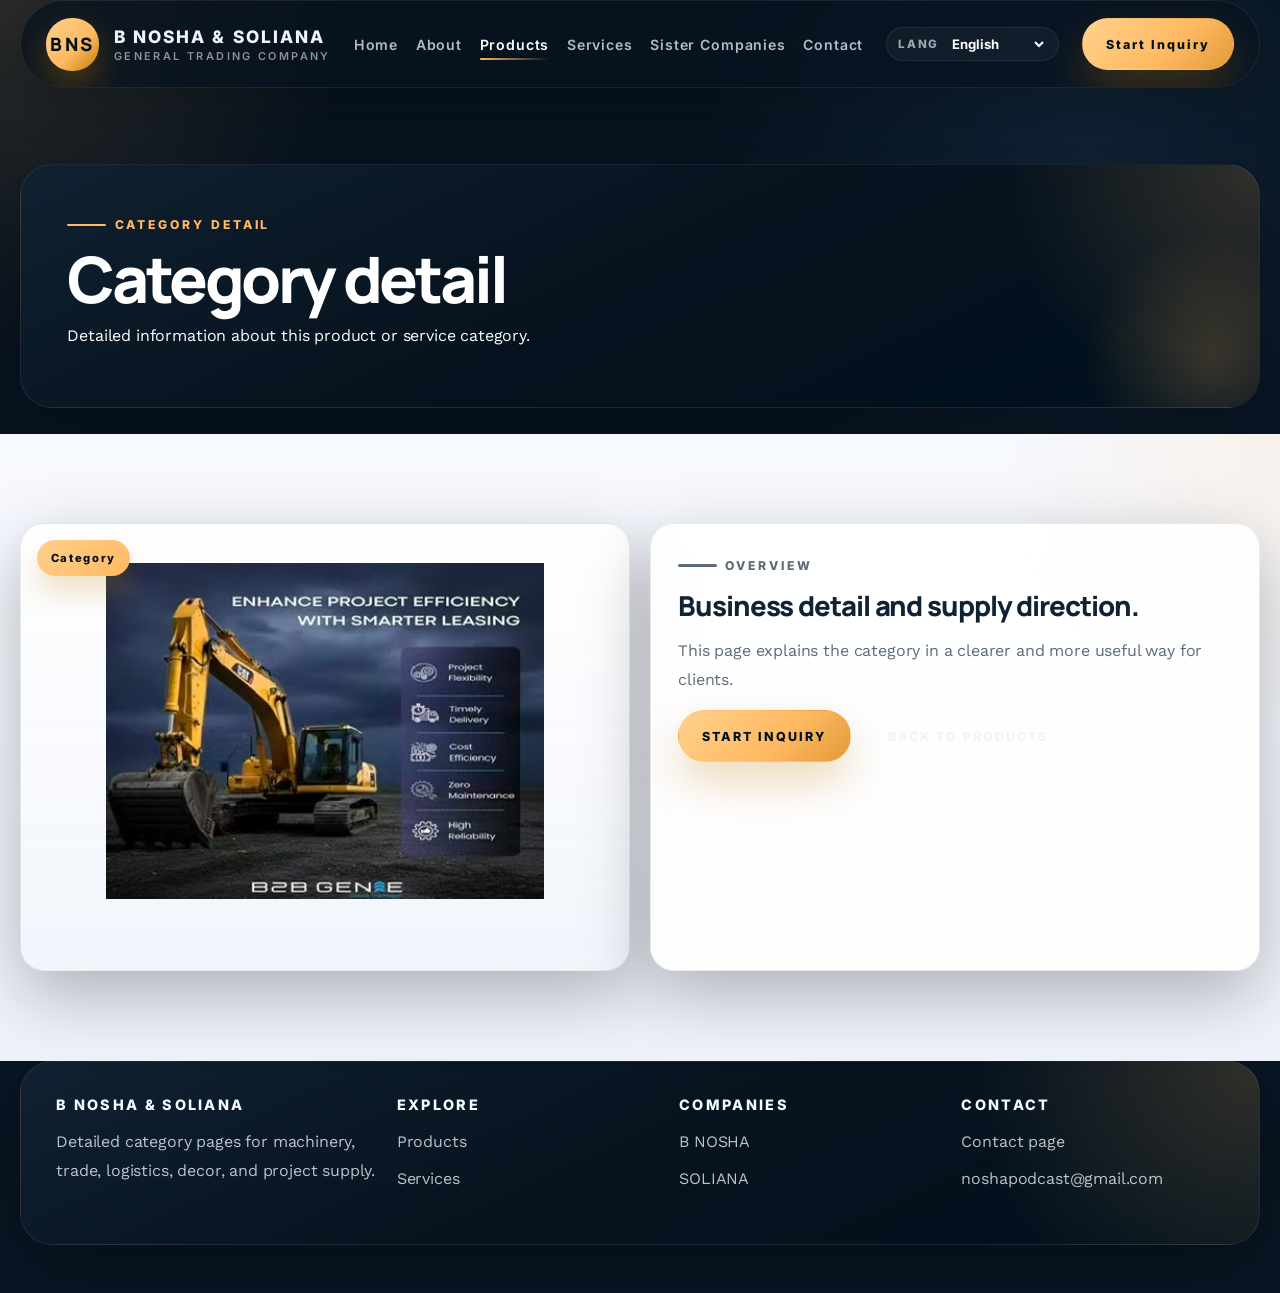
<file: detail.html>
<!DOCTYPE html>
<html lang="en">
<head>
  <meta charset="UTF-8">
  <meta name="viewport" content="width=device-width, initial-scale=1.0">
  <title>Category Detail | B NOSHA &amp; SOLIANA</title>
  <link rel="preconnect" href="https://fonts.googleapis.com">
  <link rel="preconnect" href="https://fonts.gstatic.com" crossorigin>
  <link href="https://fonts.googleapis.com/css2?family=Barlow+Condensed:wght@500;600;700&family=Plus+Jakarta+Sans:wght@400;500;600;700;800&display=swap" rel="stylesheet">
  <link rel="stylesheet" href="./styles.css">
</head>
<body class="inner-page">
  <div class="site-shell">
    <header class="site-header">
      <a class="brand" href="index.html"><span class="brand__crest">BNS</span><span class="brand__copy"><span class="brand__title">B NOSHA &amp; SOLIANA</span><span class="brand__subtitle">General Trading Company</span></span></a>
      <nav class="site-nav">
        <a data-page href="index.html">Home</a>
        <a data-page href="about.html">About</a>
        <a data-page href="products.html">Products</a>
        <a data-page href="services.html">Services</a>
        <a data-page href="companies.html">Sister Companies</a>
        <a data-page href="contact.html">Contact</a>
      </nav>
      <a class="header-cta" href="contact.html">Start Inquiry</a>
    </header>
    <main>
      <section class="page-banner">
        <div class="page-banner__card" data-reveal>
          <p class="eyebrow" id="detail-eyebrow">Category Detail</p>
          <h1 id="detail-title">Category detail</h1>
          <p id="detail-intro">Detailed information about this product or service category.</p>
        </div>
      </section>
      <section class="page-section">
        <div class="container">
          <div class="split-grid">
            <article class="image-card image-card--contain detail-visual" data-reveal>
              <span class="image-card__badge" id="detail-badge">Category</span>
              <img id="detail-image" src="./assets/company-hero.jpg" alt="Category image">
            </article>
            <article class="card" data-reveal>
              <p class="card-kicker">Overview</p>
              <h3 id="detail-summary-title">Business detail and supply direction.</h3>
              <p id="detail-summary">This page explains the category in a clearer and more useful way for clients.</p>
              <ul class="detail-list" id="detail-points"></ul>
              <div class="button-row">
                <a class="btn btn--primary" href="contact.html">Start Inquiry</a>
                <a class="btn btn--secondary" href="products.html">Back to Products</a>
              </div>
            </article>
          </div>
        </div>
      </section>
    </main>
    <footer class="footer">
      <div class="footer__panel">
        <div class="footer-grid">
          <div><h3 class="footer__title">B NOSHA &amp; SOLIANA</h3><p>Detailed category pages for machinery, trade, logistics, decor, and project supply.</p></div>
          <div><h3 class="footer__title">Explore</h3><ul><li><a href="products.html">Products</a></li><li><a href="services.html">Services</a></li></ul></div>
          <div><h3 class="footer__title">Companies</h3><ul><li><a href="company-b.html">B NOSHA</a></li><li><a href="company-soliana.html">SOLIANA</a></li></ul></div>
          <div><h3 class="footer__title">Contact</h3><ul><li><a href="contact.html">Contact page</a></li><li><a href="mailto:noshapodcast@gmail.com">noshapodcast@gmail.com</a></li></ul></div>
        </div>
      </div>
    </footer>
  </div>
  <script src="./detail-data.js"></script>
  <script src="./script.js"></script>
</body>
</html>
</file>
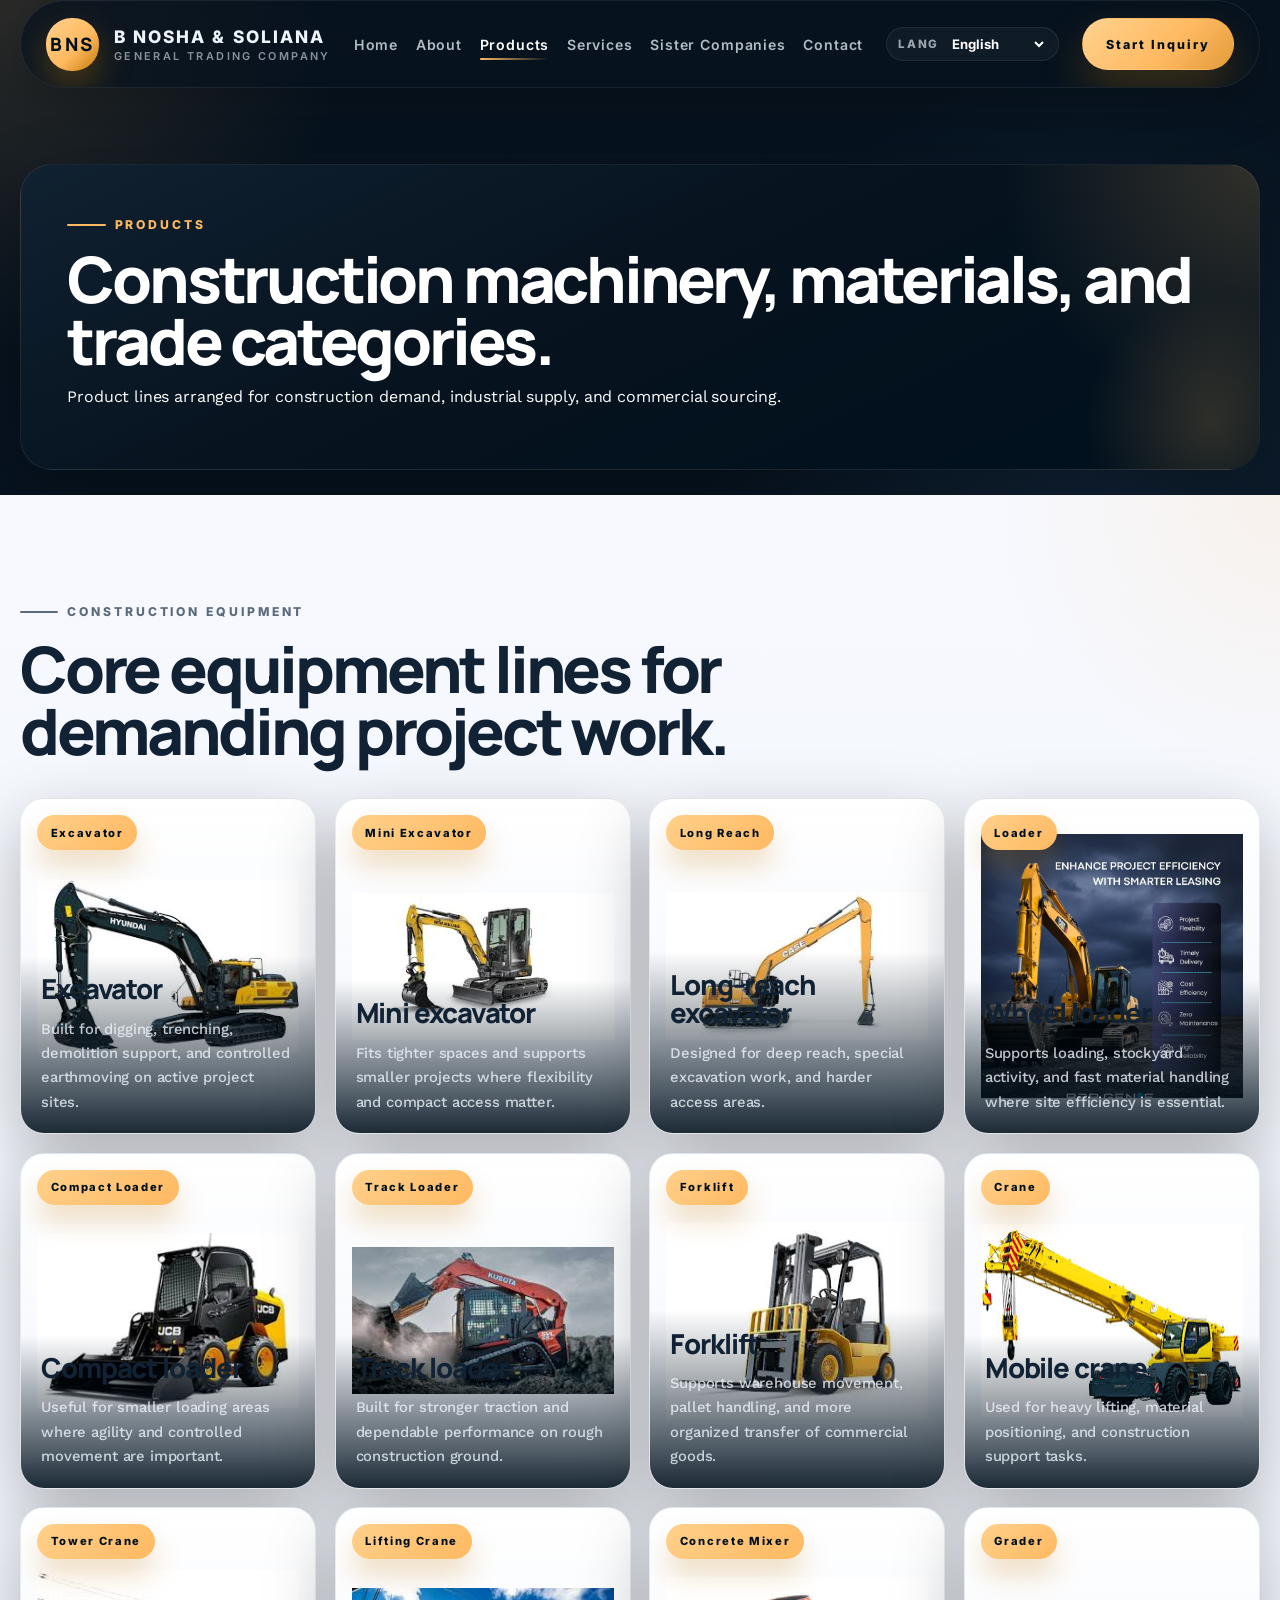
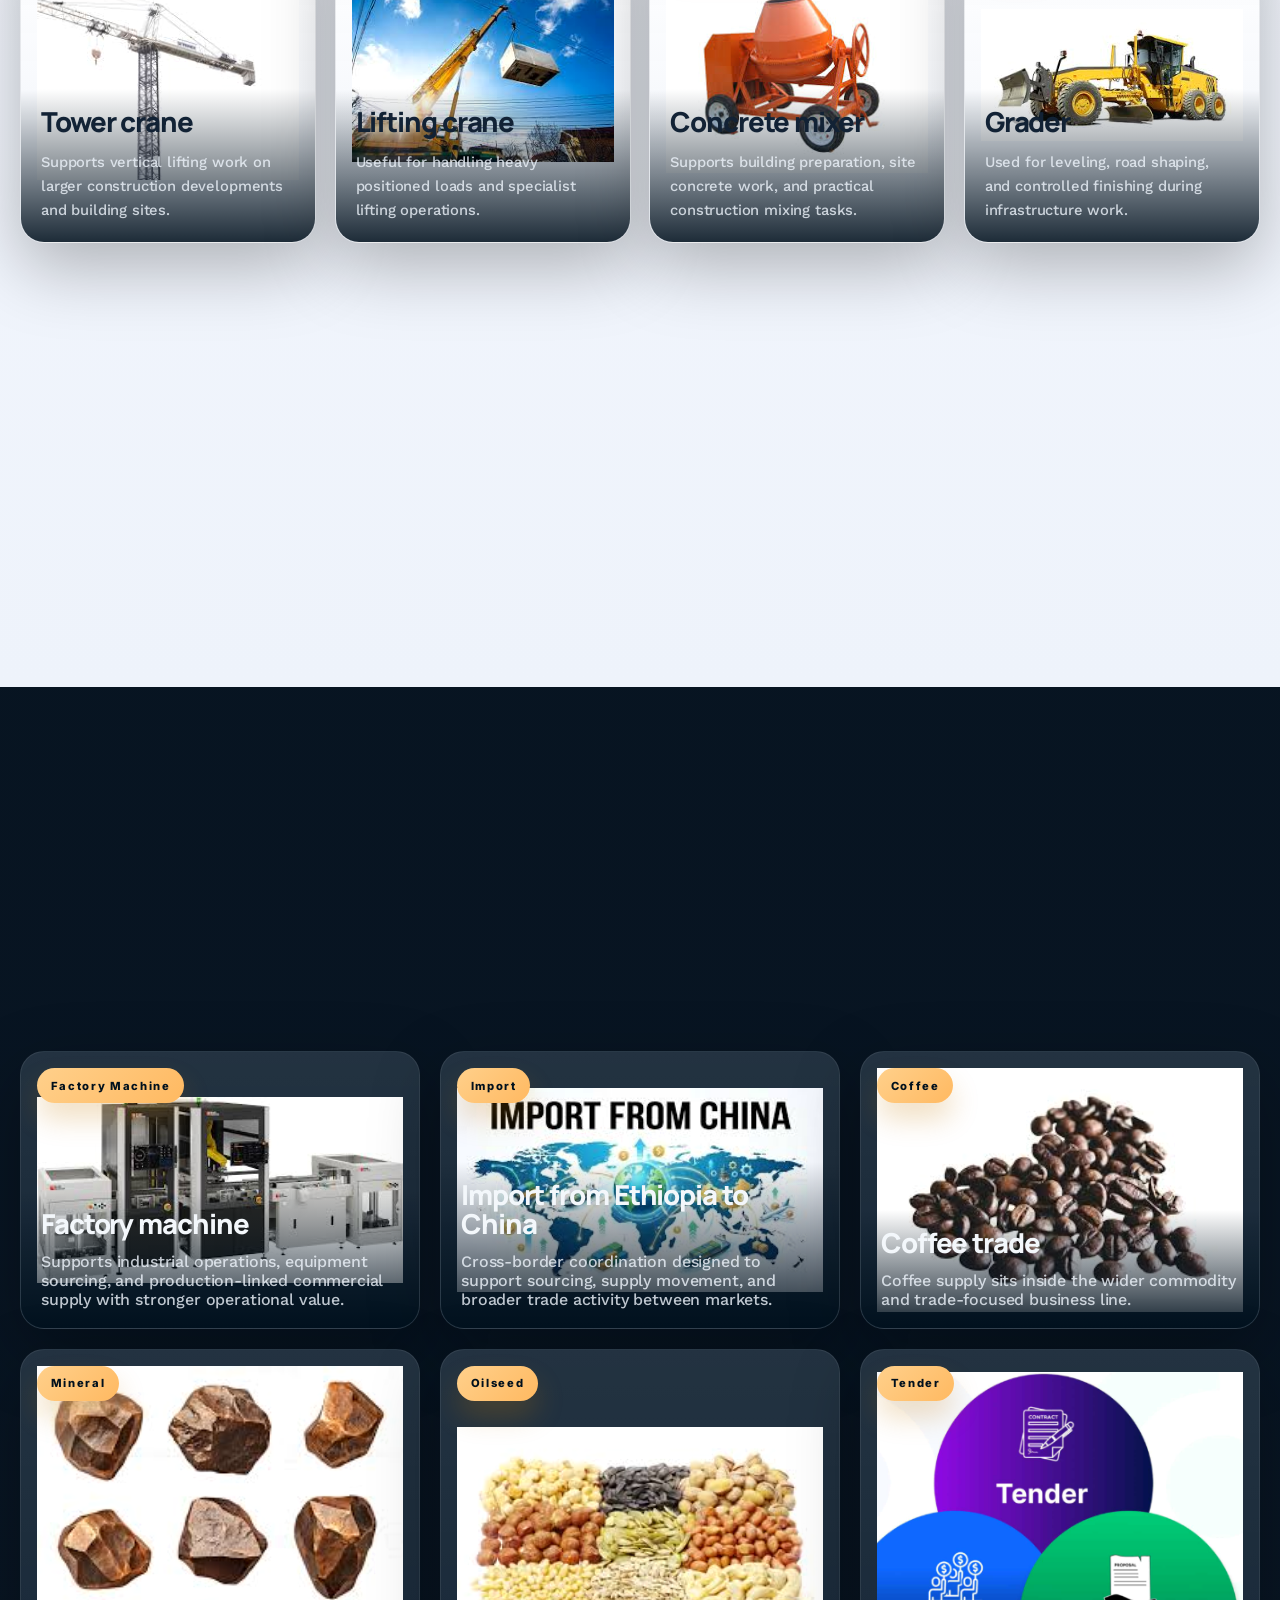
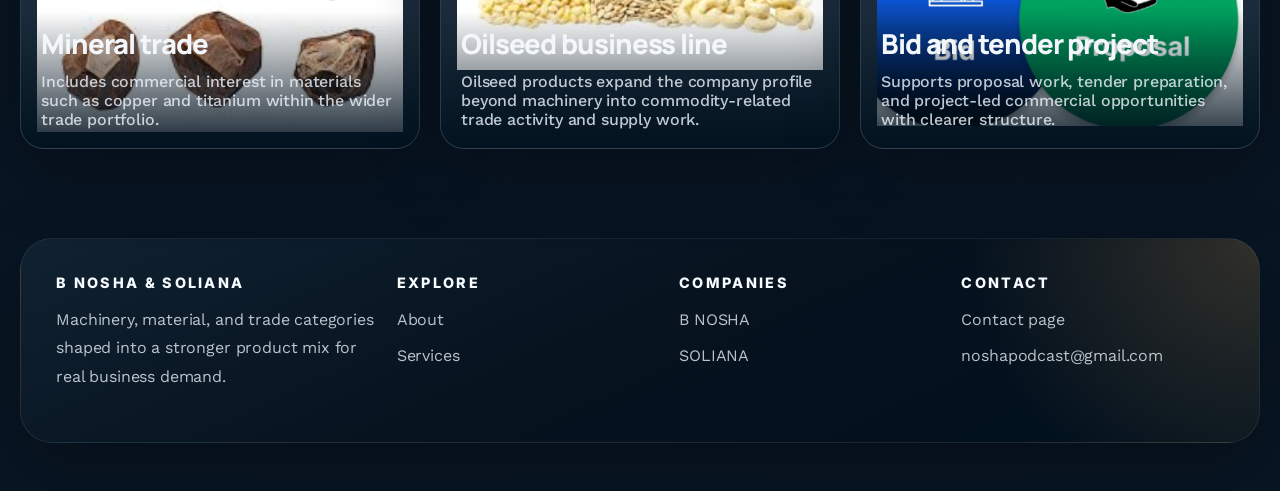
<file: products.html>
<!DOCTYPE html>
<html lang="en">
<head>
  <meta charset="UTF-8">
  <meta name="viewport" content="width=device-width, initial-scale=1.0">
  <title>B NOSHA &amp; SOLIANA | Products</title>
  <link rel="preconnect" href="https://fonts.googleapis.com">
  <link rel="preconnect" href="https://fonts.gstatic.com" crossorigin>
  <link href="https://fonts.googleapis.com/css2?family=Barlow+Condensed:wght@500;600;700&family=Plus+Jakarta+Sans:wght@400;500;600;700;800&display=swap" rel="stylesheet">
  <link rel="stylesheet" href="./styles.css">
</head>
<body class="inner-page">
  <div class="site-shell">
    <header class="site-header">
      <a class="brand" href="index.html"><span class="brand__crest">BNS</span><span class="brand__copy"><span class="brand__title">B NOSHA &amp; SOLIANA</span><span class="brand__subtitle">General Trading Company</span></span></a>
      <nav class="site-nav">
        <a data-page href="index.html">Home</a>
        <a data-page href="about.html">About</a>
        <a data-page href="products.html">Products</a>
        <a data-page href="services.html">Services</a>
        <a data-page href="companies.html">Sister Companies</a>
        <a data-page href="contact.html">Contact</a>
      </nav>
      <a class="header-cta" href="contact.html">Start Inquiry</a>
    </header>
    <main>
      <section class="page-banner">
        <div class="page-banner__card" data-reveal>
          <p class="eyebrow">Products</p>
          <h1>Construction machinery, materials, and trade categories.</h1>
          <p>Product lines arranged for construction demand, industrial supply, and commercial sourcing.</p>
        </div>
      </section>
      <section class="page-section">
        <div class="container">
          <div class="section-heading" data-reveal>
            <p class="eyebrow">Construction Equipment</p>
            <h2>Core equipment lines for demanding project work.</h2>
          </div>
          <div class="equipment-grid">
            <article class="image-card image-card--contain equipment-card" data-reveal data-detail-link="excavator"><span class="image-card__badge">Excavator</span><img src="./assets/ppt-excavator-main.jfif" alt="Excavator image"><div class="image-card__overlay"><h3>Excavator</h3><p>Built for digging, trenching, demolition support, and controlled earthmoving on active project sites.</p></div></article>
            <article class="image-card image-card--contain equipment-card" data-reveal data-detail-link="mini-excavator"><span class="image-card__badge">Mini Excavator</span><img src="./assets/ppt-excavator-mini.jfif" alt="Mini excavator image"><div class="image-card__overlay"><h3>Mini excavator</h3><p>Fits tighter spaces and supports smaller projects where flexibility and compact access matter.</p></div></article>
            <article class="image-card image-card--contain equipment-card" data-reveal data-detail-link="long-reach-excavator"><span class="image-card__badge">Long Reach</span><img src="./assets/ppt-excavator-longreach.jfif" alt="Long reach excavator image"><div class="image-card__overlay"><h3>Long-reach excavator</h3><p>Designed for deep reach, special excavation work, and harder access areas.</p></div></article>
            <article class="image-card image-card--contain equipment-card" data-reveal data-detail-link="wheel-loader"><span class="image-card__badge">Loader</span><img src="./assets/hero-machinery.png" alt="Wheel loader image"><div class="image-card__overlay"><h3>Wheel loader</h3><p>Supports loading, stockyard activity, and fast material handling where site efficiency is essential.</p></div></article>
            <article class="image-card image-card--contain equipment-card" data-reveal data-detail-link="compact-loader"><span class="image-card__badge">Compact Loader</span><img src="./assets/ppt-loader-compact.jfif" alt="Compact loader image"><div class="image-card__overlay"><h3>Compact loader</h3><p>Useful for smaller loading areas where agility and controlled movement are important.</p></div></article>
            <article class="image-card image-card--contain equipment-card" data-reveal data-detail-link="track-loader"><span class="image-card__badge">Track Loader</span><img src="./assets/ppt-loader-track.jfif" alt="Track loader image"><div class="image-card__overlay"><h3>Track loader</h3><p>Built for stronger traction and dependable performance on rough construction ground.</p></div></article>
            <article class="image-card image-card--contain equipment-card" data-reveal data-detail-link="forklift"><span class="image-card__badge">Forklift</span><img src="./assets/ppt-forklift.jfif" alt="Forklift image"><div class="image-card__overlay"><h3>Forklift</h3><p>Supports warehouse movement, pallet handling, and more organized transfer of commercial goods.</p></div></article>
            <article class="image-card image-card--contain equipment-card" data-reveal data-detail-link="mobile-crane"><span class="image-card__badge">Crane</span><img src="./assets/ppt-crane-mobile.jfif" alt="Mobile crane image"><div class="image-card__overlay"><h3>Mobile crane</h3><p>Used for heavy lifting, material positioning, and construction support tasks.</p></div></article>
            <article class="image-card image-card--contain equipment-card" data-reveal data-detail-link="tower-crane"><span class="image-card__badge">Tower Crane</span><img src="./assets/ppt-crane-tower.jfif" alt="Tower crane image"><div class="image-card__overlay"><h3>Tower crane</h3><p>Supports vertical lifting work on larger construction developments and building sites.</p></div></article>
            <article class="image-card image-card--contain equipment-card" data-reveal data-detail-link="lifting-crane"><span class="image-card__badge">Lifting Crane</span><img src="./assets/ppt-crane-lifting.jfif" alt="Lifting crane image"><div class="image-card__overlay"><h3>Lifting crane</h3><p>Useful for handling heavy positioned loads and specialist lifting operations.</p></div></article>
            <article class="image-card image-card--contain equipment-card" data-reveal data-detail-link="concrete-mixer"><span class="image-card__badge">Concrete Mixer</span><img src="./assets/ppt-concrete-mixer.jfif" alt="Concrete mixer image"><div class="image-card__overlay"><h3>Concrete mixer</h3><p>Supports building preparation, site concrete work, and practical construction mixing tasks.</p></div></article>
            <article class="image-card image-card--contain equipment-card" data-reveal data-detail-link="grader"><span class="image-card__badge">Grader</span><img src="./assets/ppt-grader.jfif" alt="Grader image"><div class="image-card__overlay"><h3>Grader</h3><p>Used for leveling, road shaping, and controlled finishing during infrastructure work.</p></div></article>
            <article class="image-card image-card--contain equipment-card" data-reveal data-detail-link="bulldozer-site-support"><span class="image-card__badge">Bulldozer</span><img src="./assets/ppt-site-lineup.jfif" alt="Construction site lineup image"><div class="image-card__overlay"><h3>Bulldozer &amp; site support</h3><p>Supports clearing, pushing, and heavy site preparation alongside other active construction machinery.</p></div></article>
            <article class="image-card image-card--contain equipment-card" data-reveal data-detail-link="truck-car"><span class="image-card__badge">Truck</span><img src="./assets/ppt-truck.jfif" alt="Truck image"><div class="image-card__overlay"><h3>Truck &amp; car</h3><p>Supports product movement, transport planning, and day-to-day commercial delivery operations.</p></div></article>
            <article class="image-card image-card--contain equipment-card" data-reveal data-detail-link="spare-parts"><span class="image-card__badge">Spare Parts</span><img src="./assets/ppt-spare-parts.jpg" alt="Spare parts image"><div class="image-card__overlay"><h3>Spare parts</h3><p>Helps clients maintain machinery performance and reduce downtime through replacement support.</p></div></article>
          </div>
        </div>
      </section>
      <section class="page-section">
        <div class="container">
          <div class="section-heading" data-reveal>
            <p class="eyebrow">Trade &amp; Supply</p>
            <h2>Trade lines and material categories extending beyond machinery.</h2>
          </div>
          <div class="product-grid">
            <article class="image-card image-card--contain product-card" data-reveal data-detail-link="factory-machine">
              <span class="image-card__badge">Factory Machine</span>
              <img src="./assets/factory-machine.jfif" alt="Factory machine image">
              <div class="image-card__overlay">
                <h3>Factory machine</h3>
                <p>Supports industrial operations, equipment sourcing, and production-linked commercial supply with stronger operational value.</p>
              </div>
            </article>
            <article class="image-card image-card--contain product-card" data-reveal data-detail-link="import-ethiopia-china">
              <span class="image-card__badge">Import</span>
              <img src="./assets/import-map.jfif" alt="Import map image">
              <div class="image-card__overlay">
                <h3>Import from Ethiopia to China</h3>
                <p>Cross-border coordination designed to support sourcing, supply movement, and broader trade activity between markets.</p>
              </div>
            </article>
            <article class="image-card image-card--contain product-card" data-reveal data-detail-link="coffee-trade">
              <span class="image-card__badge">Coffee</span>
              <img src="./assets/coffee-beans.jfif" alt="Coffee bean image">
              <div class="image-card__overlay">
                <h3>Coffee trade</h3>
                <p>Coffee supply sits inside the wider commodity and trade-focused business line.</p>
              </div>
            </article>
            <article class="image-card image-card--contain product-card" data-reveal data-detail-link="mineral-trade">
              <span class="image-card__badge">Mineral</span>
              <img src="./assets/mineral-rocks.jfif" alt="Mineral rock image">
              <div class="image-card__overlay">
                <h3>Mineral trade</h3>
                <p>Includes commercial interest in materials such as copper and titanium within the wider trade portfolio.</p>
              </div>
            </article>
            <article class="image-card image-card--contain product-card" data-reveal data-detail-link="oilseed-business-line">
              <span class="image-card__badge">Oilseed</span>
              <img src="./assets/oilseeds.jfif" alt="Oilseed image">
              <div class="image-card__overlay">
                <h3>Oilseed business line</h3>
                <p>Oilseed products expand the company profile beyond machinery into commodity-related trade activity and supply work.</p>
              </div>
            </article>
            <article class="image-card image-card--contain product-card" data-reveal data-detail-link="bid-tender-project">
              <span class="image-card__badge">Tender</span>
              <img src="./assets/tender-bid.png" alt="Tender and bid image">
              <div class="image-card__overlay">
                <h3>Bid and tender project</h3>
                <p>Supports proposal work, tender preparation, and project-led commercial opportunities with clearer structure.</p>
              </div>
            </article>
          </div>
        </div>
      </section>
    </main>
    <footer class="footer">
      <div class="footer__panel">
        <div class="footer-grid">
          <div><h3 class="footer__title">B NOSHA &amp; SOLIANA</h3><p>Machinery, material, and trade categories shaped into a stronger product mix for real business demand.</p></div>
          <div><h3 class="footer__title">Explore</h3><ul><li><a href="about.html">About</a></li><li><a href="services.html">Services</a></li></ul></div>
          <div><h3 class="footer__title">Companies</h3><ul><li><a href="company-b.html">B NOSHA</a></li><li><a href="company-soliana.html">SOLIANA</a></li></ul></div>
          <div><h3 class="footer__title">Contact</h3><ul><li><a href="contact.html">Contact page</a></li><li><a href="mailto:noshapodcast@gmail.com">noshapodcast@gmail.com</a></li></ul></div>
        </div>
      </div>
    </footer>
  </div>
  <script src="./script.js"></script>
</body>
</html>
</file>
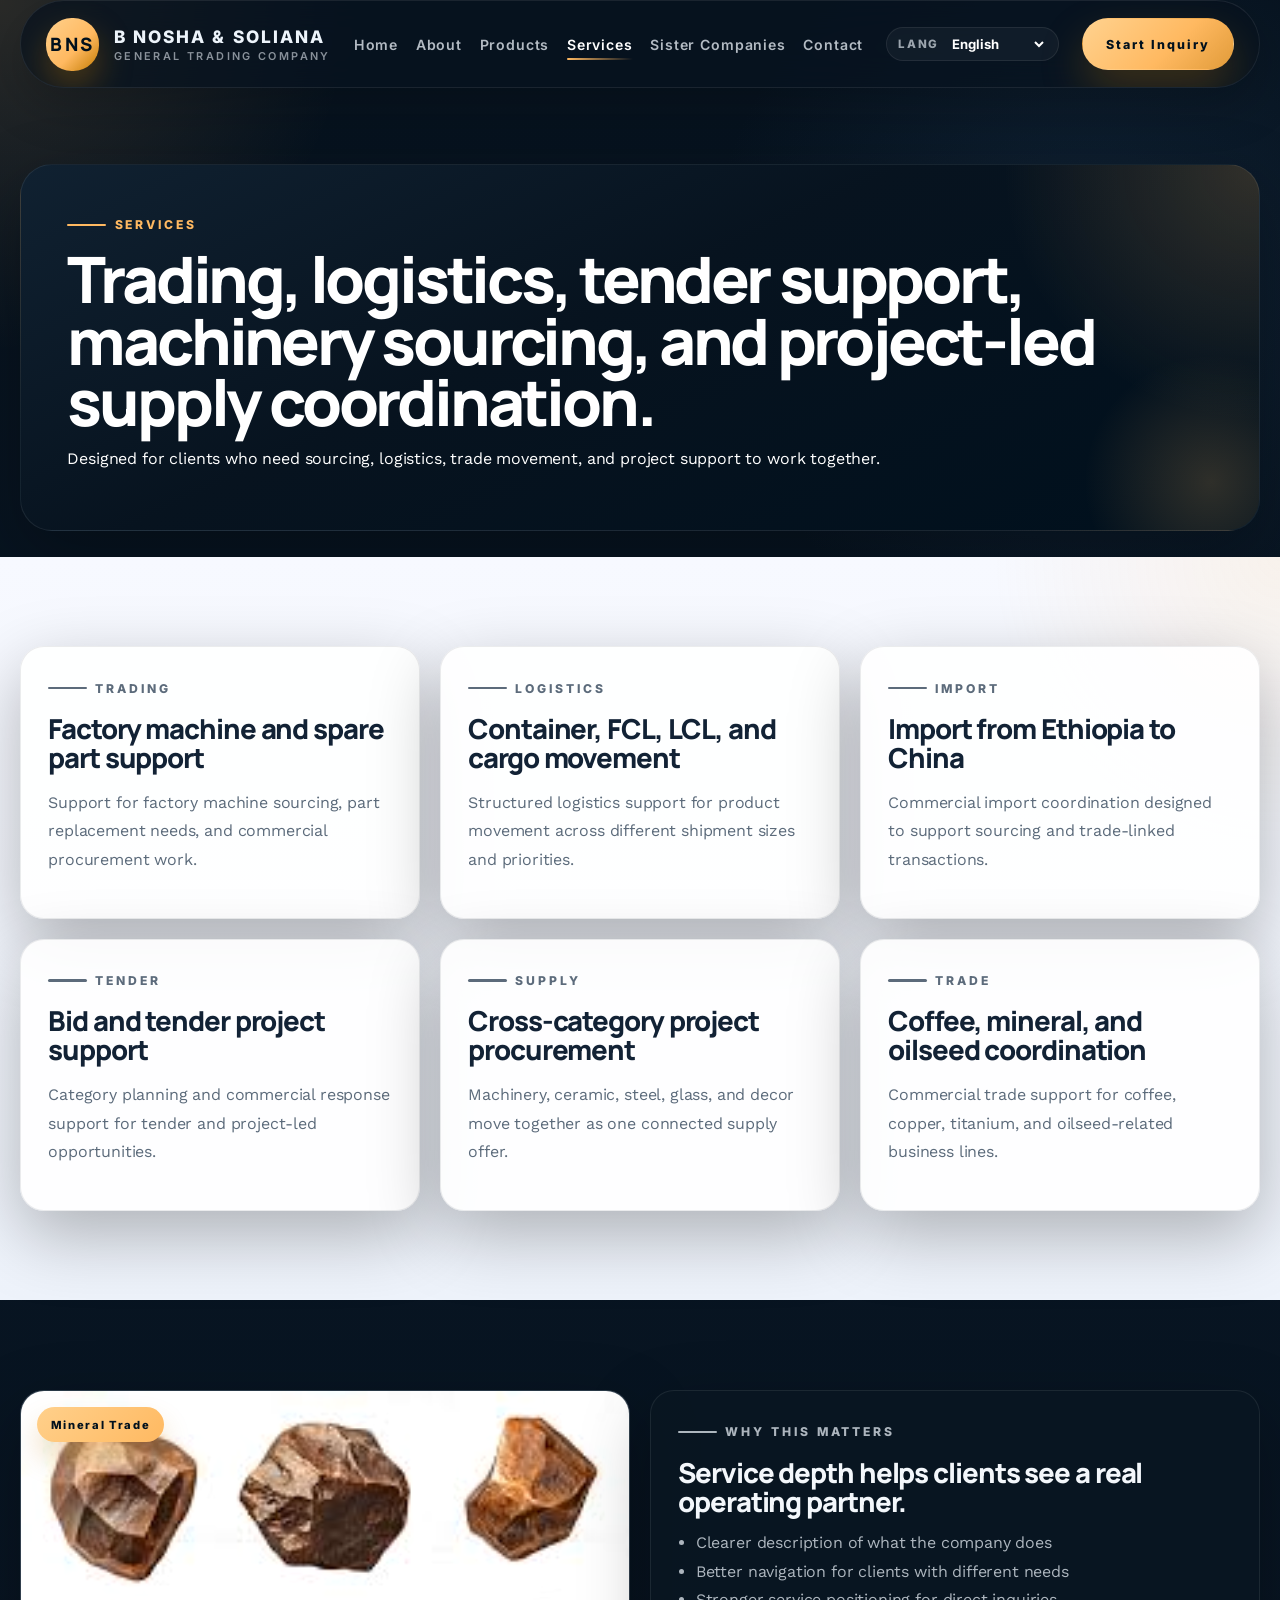
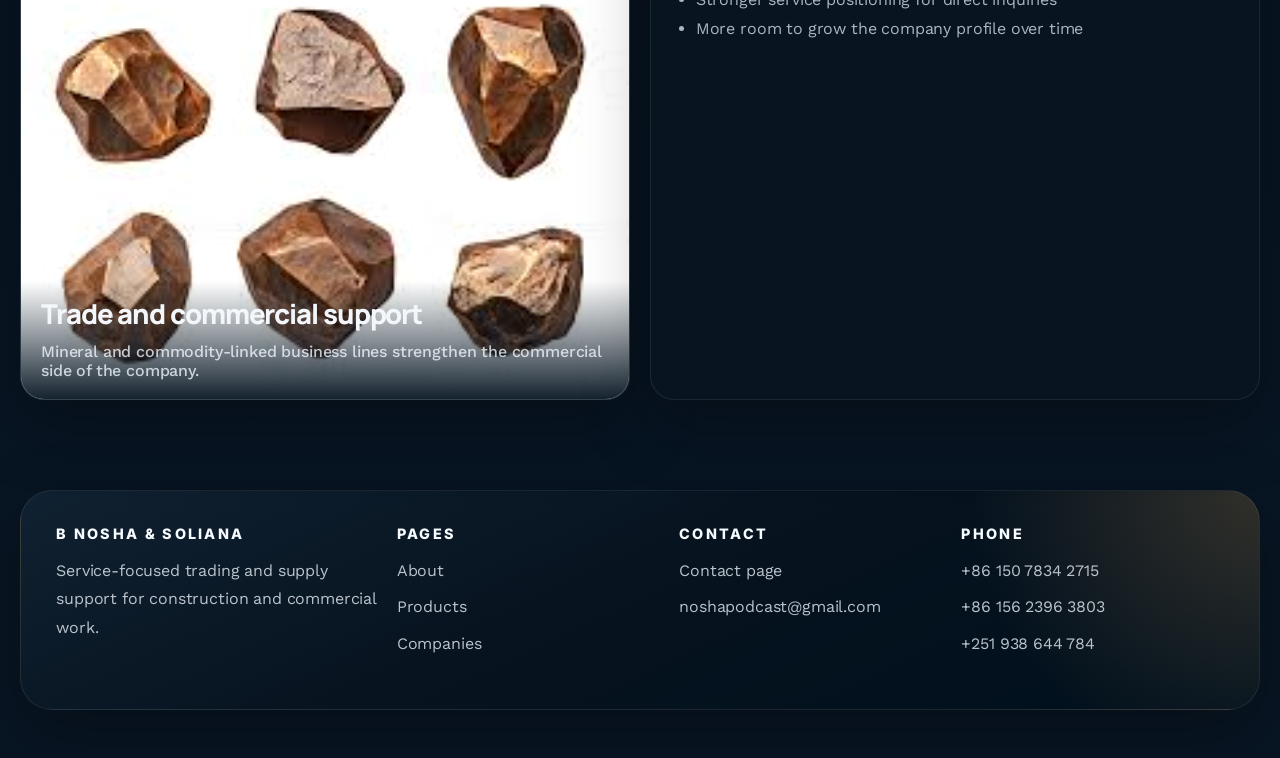
<file: services.html>
<!DOCTYPE html>
<html lang="en">
<head>
  <meta charset="UTF-8">
  <meta name="viewport" content="width=device-width, initial-scale=1.0">
  <title>B NOSHA &amp; SOLIANA | Services</title>
  <link rel="preconnect" href="https://fonts.googleapis.com">
  <link rel="preconnect" href="https://fonts.gstatic.com" crossorigin>
  <link href="https://fonts.googleapis.com/css2?family=Barlow+Condensed:wght@500;600;700&family=Plus+Jakarta+Sans:wght@400;500;600;700;800&display=swap" rel="stylesheet">
  <link rel="stylesheet" href="./styles.css">
</head>
<body class="inner-page">
  <div class="site-shell">
    <header class="site-header">
      <a class="brand" href="index.html"><span class="brand__crest">BNS</span><span class="brand__copy"><span class="brand__title">B NOSHA &amp; SOLIANA</span><span class="brand__subtitle">General Trading Company</span></span></a>
      <nav class="site-nav">
        <a data-page href="index.html">Home</a>
        <a data-page href="about.html">About</a>
        <a data-page href="products.html">Products</a>
        <a data-page href="services.html">Services</a>
        <a data-page href="companies.html">Sister Companies</a>
        <a data-page href="contact.html">Contact</a>
      </nav>
      <a class="header-cta" href="contact.html">Start Inquiry</a>
    </header>
    <main>
      <section class="page-banner">
        <div class="page-banner__card" data-reveal>
          <p class="eyebrow">Services</p>
          <h1>Trading, logistics, tender support, machinery sourcing, and project-led supply coordination.</h1>
          <p>Designed for clients who need sourcing, logistics, trade movement, and project support to work together.</p>
        </div>
      </section>
      <section class="page-section">
        <div class="container">
          <div class="service-grid">
            <article class="card" data-reveal data-detail-link="factory-machine"><p class="card-kicker">Trading</p><h3>Factory machine and spare part support</h3><p>Support for factory machine sourcing, part replacement needs, and commercial procurement work.</p></article>
            <article class="card" data-reveal><p class="card-kicker">Logistics</p><h3>Container, FCL, LCL, and cargo movement</h3><p>Structured logistics support for product movement across different shipment sizes and priorities.</p></article>
            <article class="card" data-reveal data-detail-link="import-ethiopia-china"><p class="card-kicker">Import</p><h3>Import from Ethiopia to China</h3><p>Commercial import coordination designed to support sourcing and trade-linked transactions.</p></article>
            <article class="card" data-reveal data-detail-link="bid-tender-project"><p class="card-kicker">Tender</p><h3>Bid and tender project support</h3><p>Category planning and commercial response support for tender and project-led opportunities.</p></article>
            <article class="card" data-reveal><p class="card-kicker">Supply</p><h3>Cross-category project procurement</h3><p>Machinery, ceramic, steel, glass, and decor move together as one connected supply offer.</p></article>
            <article class="card" data-reveal data-detail-link="trade-commercial-support"><p class="card-kicker">Trade</p><h3>Coffee, mineral, and oilseed coordination</h3><p>Commercial trade support for coffee, copper, titanium, and oilseed-related business lines.</p></article>
          </div>
        </div>
      </section>
      <section class="page-section">
        <div class="container">
          <div class="split-grid">
            <article class="image-card" data-reveal data-detail-link="trade-commercial-support">
              <span class="image-card__badge">Mineral Trade</span>
              <img src="./assets/mineral-rocks.jfif" alt="Mineral trade image">
              <div class="image-card__overlay">
                <h3>Trade and commercial support</h3>
                <p>Mineral and commodity-linked business lines strengthen the commercial side of the company.</p>
              </div>
            </article>
            <article class="card" data-reveal>
              <p class="card-kicker">Why This Matters</p>
              <h3>Service depth helps clients see a real operating partner.</h3>
              <ul class="detail-list">
                <li>Clearer description of what the company does</li>
                <li>Better navigation for clients with different needs</li>
                <li>Stronger service positioning for direct inquiries</li>
                <li>More room to grow the company profile over time</li>
              </ul>
            </article>
          </div>
        </div>
      </section>
    </main>
    <footer class="footer">
      <div class="footer__panel">
        <div class="footer-grid">
          <div><h3 class="footer__title">B NOSHA &amp; SOLIANA</h3><p>Service-focused trading and supply support for construction and commercial work.</p></div>
          <div><h3 class="footer__title">Pages</h3><ul><li><a href="about.html">About</a></li><li><a href="products.html">Products</a></li><li><a href="companies.html">Companies</a></li></ul></div>
          <div><h3 class="footer__title">Contact</h3><ul><li><a href="contact.html">Contact page</a></li><li><a href="mailto:noshapodcast@gmail.com">noshapodcast@gmail.com</a></li></ul></div>
          <div><h3 class="footer__title">Phone</h3><ul><li><a href="tel:+8615078342715">+86 150 7834 2715</a></li><li><a href="tel:+8615623963803">+86 156 2396 3803</a></li><li><a href="tel:+251938644784">+251 938 644 784</a></li></ul></div>
        </div>
      </div>
    </footer>
  </div>
  <script src="./script.js"></script>
</body>
</html>
</file>
<file: styles.css>
@import url("https://fonts.googleapis.com/css2?family=Inter:wght@500;600;700;800&family=Manrope:wght@500;600;700;800&family=Work+Sans:wght@400;500;600;700&display=swap");

:root {
  --bg: #07131f;
  --bg-deep: #00101d;
  --bg-panel: #0c1c2b;
  --bg-panel-2: #11263a;
  --bg-soft: #f7f9ff;
  --bg-soft-2: #eef3fb;
  --line: rgba(255, 255, 255, 0.1);
  --line-dark: rgba(7, 19, 31, 0.1);
  --text: #edf4fb;
  --text-dark: #122235;
  --muted: rgba(237, 244, 251, 0.72);
  --muted-dark: #5c6b7b;
  --accent: #ffb961;
  --accent-deep: #c37b00;
  --accent-soft: rgba(255, 185, 97, 0.16);
  --shadow: 0 24px 70px rgba(0, 0, 0, 0.28);
  --shadow-strong: 0 36px 90px rgba(0, 0, 0, 0.36);
  --radius-xl: 2rem;
  --radius-lg: 1.5rem;
  --radius-md: 1.15rem;
  --section-width: min(1240px, calc(100vw - 2rem));
  --home-width: min(1550px, calc(100vw - 0.75rem));
}

* {
  box-sizing: border-box;
}

html {
  scroll-behavior: smooth;
}

body {
  margin: 0;
  min-width: 320px;
  font-family: "Work Sans", sans-serif;
  color: var(--text);
  background:
    radial-gradient(circle at top left, rgba(255, 185, 97, 0.14), transparent 22rem),
    radial-gradient(circle at 85% 12%, rgba(57, 102, 149, 0.18), transparent 24rem),
    linear-gradient(180deg, #07131f 0%, #081523 100%);
  letter-spacing: -0.01em;
}

body.home-page {
  background: #e5e8ed;
}

img {
  display: block;
  max-width: 100%;
}

a,
button {
  color: inherit;
  font: inherit;
}

a {
  text-decoration: none;
}

button {
  border: 0;
  background: none;
  cursor: pointer;
}

.site-shell {
  overflow: hidden;
}

.container {
  width: var(--section-width);
  margin: 0 auto;
}

.site-header {
  position: sticky;
  top: 0;
  z-index: 50;
  width: var(--section-width);
  margin: 0 auto;
  display: flex;
  align-items: center;
  justify-content: space-between;
  gap: 1rem;
  padding: 1.05rem 1.55rem;
  border: 1px solid rgba(255, 255, 255, 0.08);
  border-radius: 2.9rem;
  overflow: hidden;
  backdrop-filter: blur(18px);
  background: rgba(7, 19, 31, 0.72);
  box-shadow: 0 18px 50px rgba(0, 0, 0, 0.2);
}

.language-switcher {
  display: inline-flex;
  align-items: center;
  gap: 0.55rem;
  padding: 0.45rem 0.7rem;
  border-radius: 999px;
  border: 1px solid rgba(255, 255, 255, 0.08);
  background: rgba(255, 255, 255, 0.04);
}

.language-switcher__label {
  font-family: "Inter", sans-serif;
  font-size: 0.72rem;
  font-weight: 800;
  letter-spacing: 0.14em;
  text-transform: uppercase;
  color: rgba(237, 244, 251, 0.64);
}

.language-switcher__select {
  min-width: 6.2rem;
  border: 0;
  outline: 0;
  color: #fff;
  background: transparent;
  font-family: "Inter", sans-serif;
  font-size: 0.82rem;
  font-weight: 700;
  cursor: pointer;
}

.language-switcher__select option {
  color: #00101d;
}

.home-header {
  position: relative;
  top: auto;
  width: var(--home-width);
  margin-top: 3.4rem;
  margin-bottom: -1.3rem;
  padding: 1.2rem 1.9rem;
  border-radius: 2.9rem;
  background: linear-gradient(180deg, #07131f 0%, #0b1c2b 100%);
  box-shadow: none;
}

.home-header .language-switcher {
  background: rgba(255, 255, 255, 0.03);
}

.brand {
  display: inline-flex;
  align-items: center;
  gap: 0.95rem;
}

.brand__crest {
  display: grid;
  place-items: center;
  width: 3.3rem;
  height: 3.3rem;
  border-radius: 1.6rem;
  font-family: "Manrope", sans-serif;
  font-size: 1.15rem;
  font-weight: 800;
  letter-spacing: 0.12em;
  color: #00101d;
  background: linear-gradient(135deg, #ffd08b 0%, var(--accent) 58%, var(--accent-deep) 100%);
  box-shadow: 0 16px 34px rgba(195, 123, 0, 0.35);
}

.brand__copy {
  display: grid;
  gap: 0.12rem;
}

.brand__title,
.brand__subtitle,
.eyebrow,
.card-kicker,
.btn,
.company-tab,
.footer__title,
.stat strong,
.mini-stat strong {
  text-transform: uppercase;
}

.brand__title {
  font-family: "Inter", sans-serif;
  font-size: 1.08rem;
  font-weight: 800;
  letter-spacing: 0.12em;
  color: var(--text);
}

.brand__subtitle {
  font-family: "Inter", sans-serif;
  font-size: 0.68rem;
  font-weight: 600;
  letter-spacing: 0.22em;
  color: rgba(237, 244, 251, 0.56);
}

.home-header .brand__copy {
  gap: 0;
}

.home-header .brand__title {
  font-size: 0.92rem;
  letter-spacing: -0.05em;
}

.home-header .brand__subtitle {
  color: rgba(237, 244, 251, 0.48);
}

.site-nav {
  display: flex;
  flex-wrap: wrap;
  justify-content: center;
  gap: 1.1rem;
  color: rgba(237, 244, 251, 0.75);
}

.site-nav a {
  position: relative;
  padding: 0.15rem 0;
  font-family: "Inter", sans-serif;
  font-size: 0.88rem;
  font-weight: 600;
  letter-spacing: 0.06em;
}

.site-nav a::after {
  content: "";
  position: absolute;
  left: 0;
  bottom: -0.28rem;
  width: 100%;
  height: 0.12rem;
  border-radius: 999px;
  background: linear-gradient(90deg, var(--accent), transparent);
  transform: scaleX(0);
  transform-origin: left;
  transition: transform 180ms ease;
}

.site-nav a:hover,
.site-nav a.is-active {
  color: #fff;
}

.home-nav {
  gap: 1.5rem;
}

.home-nav a {
  font-size: 0.84rem;
  letter-spacing: 0;
}

.home-nav a:hover,
.home-nav a.is-active {
  color: #ffb961;
}

.site-nav a:hover::after,
.site-nav a.is-active::after {
  transform: scaleX(1);
}

.header-cta,
.btn,
.card,
.image-card,
.info-card,
.company-panel,
.company-tab,
.stat,
.mini-stat,
.page-banner__card,
.contact-feature,
.contact-sheet {
  transition:
    transform 240ms ease,
    box-shadow 240ms ease,
    background-color 240ms ease,
    border-color 240ms ease,
    color 240ms ease;
}

.header-cta,
.btn {
  display: inline-flex;
  align-items: center;
  justify-content: center;
  min-height: 3.25rem;
  padding: 0.88rem 1.45rem;
  border-radius: 999px;
  border: 1px solid transparent;
  font-family: "Inter", sans-serif;
  font-size: 0.78rem;
  font-weight: 800;
  letter-spacing: 0.16em;
}

.home-book {
  min-height: 2.65rem;
  padding: 0.72rem 1.8rem;
  border-radius: 999px;
  font-size: 0.72rem;
}

.header-cta,
.btn--primary {
  color: #00101d;
  background: linear-gradient(135deg, #ffd28f 0%, var(--accent) 58%, #e19b39 100%);
  box-shadow: 0 20px 44px rgba(195, 123, 0, 0.28);
}

.btn--secondary {
  color: var(--text);
  background: rgba(255, 255, 255, 0.06);
  border-color: rgba(255, 255, 255, 0.14);
}

.header-cta:hover,
.btn:hover,
.card:hover,
.image-card:hover,
.info-card:hover,
.company-panel:hover,
.mini-stat:hover,
.contact-feature:hover,
.contact-sheet:hover {
  transform: translateY(-6px);
  box-shadow: var(--shadow-strong);
}

main section,
.page-section {
  padding: 5.6rem 0;
}

.hero,
.page-banner {
  width: var(--section-width);
  margin: 0 auto;
}

.hero {
  min-height: calc(100vh - 6rem);
  display: grid;
  grid-template-columns: minmax(0, 1.08fr) minmax(0, 0.92fr);
  gap: 1.5rem;
  align-items: center;
  padding-top: 2rem;
}

.hero--landing {
  width: var(--home-width);
  min-height: calc(100vh - 4.5rem);
  grid-template-columns: 0.93fr 1.07fr;
  gap: 0;
  padding: 0;
  border-radius: 0 0 1.55rem 1.55rem;
  overflow: hidden;
  background:
    linear-gradient(90deg, rgba(0, 16, 29, 0.97) 0%, rgba(7, 19, 31, 0.94) 34%, rgba(17, 33, 49, 0.52) 60%, rgba(255, 255, 255, 0.12) 100%),
    linear-gradient(90deg, #031120 0%, #d6dade 100%);
  box-shadow: 0 28px 70px rgba(0, 0, 0, 0.22);
}

.hero,
.page-banner,
.footer {
  --section-card-bg: rgba(255, 255, 255, 0.05);
  --section-card-border: rgba(255, 255, 255, 0.08);
  --section-heading: #f6fbff;
  --section-body: rgba(237, 244, 251, 0.72);
  --section-kicker: var(--accent);
}

.page-section {
  --section-card-bg: rgba(9, 22, 34, 0.82);
  --section-card-border: rgba(255, 255, 255, 0.08);
  --section-heading: #f3f7fb;
  --section-body: rgba(237, 244, 251, 0.72);
  --section-kicker: var(--accent);
  position: relative;
}

main > .page-section:nth-of-type(even) {
  background:
    radial-gradient(circle at top right, rgba(255, 185, 97, 0.12), transparent 18rem),
    linear-gradient(180deg, #f7f9ff 0%, #eef3fb 100%);
  --section-card-bg: rgba(255, 255, 255, 0.9);
  --section-card-border: rgba(8, 17, 29, 0.08);
  --section-heading: var(--text-dark);
  --section-body: var(--muted-dark);
  --section-kicker: var(--accent-deep);
}

.page-banner {
  padding: 4.7rem 0 1.6rem;
}

.eyebrow,
.card-kicker {
  margin: 0 0 1rem;
  display: inline-flex;
  align-items: center;
  gap: 0.55rem;
  font-family: "Inter", sans-serif;
  font-size: 0.76rem;
  font-weight: 800;
  letter-spacing: 0.24em;
  color: var(--section-kicker);
}

.eyebrow::before,
.card-kicker::before {
  content: "";
  width: 2.4rem;
  height: 0.14rem;
  border-radius: 999px;
  background: currentColor;
}

.hero h1,
.section-heading h2,
.page-banner h1 {
  margin: 0;
  color: var(--section-heading);
  font-family: "Manrope", sans-serif;
  font-size: clamp(2.9rem, 5vw, 5.5rem);
  font-weight: 800;
  line-height: 0.96;
  letter-spacing: -0.05em;
}

.hero__lede,
.section-heading p,
.card p,
.info-card p,
.timeline li,
.detail-list li,
.footer p,
.footer li,
.contact-list dd {
  color: var(--section-body);
  line-height: 1.78;
}

.hero__lede {
  max-width: 42rem;
  margin-top: 1.4rem;
  font-size: 1.02rem;
}

.hero__copy {
  position: relative;
  z-index: 2;
  max-width: 33rem;
  padding: 5.3rem 0 5.3rem 4rem;
}

.hero--landing .eyebrow {
  padding: 0.42rem 0.82rem;
  background: linear-gradient(135deg, #ffc165, #f0a443);
  color: #00101d;
}

.hero--landing .eyebrow::before {
  display: none;
}

.hero--landing h1 {
  display: grid;
  gap: 0.08rem;
  margin-top: 1.35rem;
  font-size: clamp(4.3rem, 6vw, 6rem);
  line-height: 0.9;
}

.hero__accent {
  color: #ffb961;
}

.hero--landing .hero__lede {
  max-width: 31rem;
  margin-top: 1.85rem;
  color: rgba(237, 244, 251, 0.92);
  font-size: 1rem;
  line-height: 1.5;
}

.hero--landing .hero__actions {
  gap: 0;
  margin-top: 2.35rem;
}

.hero--landing .btn {
  min-height: 3.2rem;
  padding-inline: 2rem;
  border-radius: 999px;
}

.hero--landing .btn--secondary {
  color: rgba(237, 244, 251, 0.92);
  background: rgba(255, 255, 255, 0.08);
  border-color: rgba(255, 255, 255, 0.1);
}

.hero__actions,
.button-row,
.contact__actions,
.tag-row {
  display: flex;
  flex-wrap: wrap;
  gap: 0.85rem;
}

.hero__actions {
  margin-top: 2rem;
}

.stats-grid,
.mini-stat-grid,
.three-grid,
.four-grid,
.product-grid,
.service-grid,
.detail-grid,
.team-grid,
.footer-grid {
  display: grid;
  gap: 1.25rem;
}

.stats-grid {
  grid-template-columns: repeat(3, minmax(0, 1fr));
  margin-top: 2rem;
}

.stat,
.mini-stat,
.card,
.info-card,
.company-panel,
.contact-feature,
.contact-sheet {
  padding: 1.7rem;
  border-radius: var(--radius-lg);
  border: 1px solid var(--section-card-border);
  background: var(--section-card-bg);
  box-shadow: var(--shadow);
}

.stat,
.mini-stat {
  backdrop-filter: blur(8px);
}

.stat strong,
.mini-stat strong {
  display: block;
  margin-bottom: 0.3rem;
  font-family: "Manrope", sans-serif;
  font-size: 1.7rem;
  font-weight: 800;
  color: var(--accent);
}

.hero__visual {
  display: grid;
  grid-template-columns: minmax(0, 1fr) 15rem;
  gap: 1rem;
}

.hero__visual--landing {
  position: relative;
  display: flex;
  align-items: flex-end;
  justify-content: center;
  min-height: 100%;
  padding: 2.2rem 2.4rem 0 0;
}

.hero__visual--landing::before {
  content: "";
  position: absolute;
  inset: 0;
  background:
    radial-gradient(circle at 68% 48%, rgba(255, 255, 255, 0.34), transparent 34%),
    linear-gradient(90deg, rgba(0, 16, 29, 0) 20%, rgba(255, 255, 255, 0.02) 100%);
}

.hero__visual--landing img {
  position: relative;
  z-index: 1;
  width: min(100%, 61rem);
  max-height: 48rem;
  object-fit: contain;
  filter: drop-shadow(0 28px 40px rgba(0, 0, 0, 0.38));
}

.hero-card--main {
  min-height: 35rem;
  padding: 2rem;
  color: #fff;
  border-radius: var(--radius-xl);
  border: 1px solid rgba(255, 255, 255, 0.1);
  background:
    radial-gradient(circle at top right, rgba(255, 185, 97, 0.24), transparent 18rem),
    linear-gradient(160deg, #11263a 0%, #091827 50%, #00101d 100%);
}

.hero-card--main h3,
.page-banner__card h1,
.contact-feature h3 {
  color: #fff;
}

.hero-card--main p {
  color: rgba(237, 244, 251, 0.78);
}

.hero-card--main img {
  width: 100%;
  height: 12.4rem;
  margin-top: 1.4rem;
  object-fit: contain;
  filter: drop-shadow(0 24px 32px rgba(0, 0, 0, 0.34));
}

.stack {
  display: grid;
  gap: 1rem;
}

.page-banner__card {
  position: relative;
  overflow: hidden;
  padding: 2.9rem;
  border-radius: var(--radius-xl);
  border: 1px solid rgba(255, 255, 255, 0.08);
  color: #fff;
  background:
    radial-gradient(circle at top right, rgba(255, 185, 97, 0.18), transparent 16rem),
    linear-gradient(155deg, #102131 0%, #07131f 44%, #00101d 100%);
  box-shadow: var(--shadow);
}

.page-banner__card::after {
  content: "";
  position: absolute;
  right: -5rem;
  bottom: -5rem;
  width: 16rem;
  height: 16rem;
  border-radius: 50%;
  background: radial-gradient(circle, rgba(255, 185, 97, 0.18) 0%, transparent 70%);
}

.page-banner__card > * {
  position: relative;
  z-index: 1;
}

.section-heading {
  max-width: 52rem;
  margin-bottom: 2.3rem;
}

.section-heading p {
  margin-top: 1rem;
}

.three-grid {
  grid-template-columns: repeat(3, minmax(0, 1fr));
}

.four-grid {
  grid-template-columns: repeat(4, minmax(0, 1fr));
}

.hero-grid,
.feature-grid,
.split-grid,
.contact-grid,
.contact-board {
  display: grid;
  gap: 1.25rem;
}

.hero-grid,
.split-grid,
.contact-grid,
.contact-board {
  grid-template-columns: repeat(2, minmax(0, 1fr));
}

.card h3,
.info-card h3,
.image-card__content h3,
.company-panel h3,
.footer__title,
.contact-feature h3,
.contact-sheet h3,
.image-card__overlay h3 {
  margin: 0 0 0.8rem;
  color: var(--section-heading);
  font-family: "Manrope", sans-serif;
  font-size: 1.72rem;
  font-weight: 800;
  line-height: 1.05;
  letter-spacing: -0.04em;
}

.detail-list,
.timeline {
  margin: 0;
  padding-left: 1.1rem;
}

.image-card {
  position: relative;
  overflow: hidden;
  min-height: 17rem;
  border-radius: var(--radius-lg);
  border: 1px solid var(--section-card-border);
  background:
    linear-gradient(180deg, rgba(255, 255, 255, 0.08), rgba(255, 255, 255, 0.03)),
    #102131;
  box-shadow: var(--shadow);
}

main > .page-section:nth-of-type(even) .image-card {
  background:
    linear-gradient(180deg, rgba(255, 255, 255, 0.95), rgba(240, 244, 251, 0.9)),
    #fff;
}

.image-card img {
  width: 100%;
  height: 100%;
  object-fit: cover;
  transition: transform 300ms ease, filter 300ms ease;
  filter: saturate(1.02) contrast(1.02);
}

.image-card--contain img {
  object-fit: contain;
  padding: 1rem;
}

.image-card--compact img {
  width: min(100%, 30rem);
  height: auto;
  margin: 1rem auto 4.25rem;
  padding: 0.5rem 1rem 0;
}

.image-card:hover img {
  transform: scale(1.04);
}

.is-detail-link {
  cursor: pointer;
}

.image-card__overlay {
  position: absolute;
  inset: auto 0 0 0;
  padding: 1.2rem 1.25rem;
  color: #fff;
  background: linear-gradient(180deg, transparent, rgba(0, 16, 29, 0.92));
}

main > .page-section:nth-of-type(even) .image-card__overlay {
  background: linear-gradient(180deg, transparent, rgba(0, 16, 29, 0.88));
}

.image-card__overlay p {
  margin: 0;
  color: rgba(237, 244, 251, 0.8);
  font-weight: 500;
}

.image-card__badge,
.tag {
  display: inline-flex;
  align-items: center;
  min-height: 2.2rem;
  padding: 0.5rem 0.85rem;
  border-radius: 999px;
  font-family: "Inter", sans-serif;
  font-size: 0.7rem;
  font-weight: 800;
  letter-spacing: 0.15em;
}

.image-card__badge {
  position: absolute;
  top: 1rem;
  left: 1rem;
  z-index: 1;
  color: #00101d;
  background: linear-gradient(135deg, #ffd08b, var(--accent));
  box-shadow: 0 16px 28px rgba(195, 123, 0, 0.24);
}

.tag-row {
  margin-top: 1rem;
}

.tag {
  color: #fff;
  background: rgba(255, 255, 255, 0.08);
  border: 1px solid rgba(255, 255, 255, 0.12);
}

main > .page-section:nth-of-type(even) .tag {
  color: var(--text-dark);
  background: rgba(17, 38, 58, 0.06);
  border-color: rgba(7, 19, 31, 0.08);
}

.product-grid {
  grid-template-columns: repeat(12, minmax(0, 1fr));
}

.product-card {
  grid-column: span 4;
}

.product-card--wide {
  grid-column: span 8;
}

.equipment-grid {
  display: grid;
  grid-template-columns: repeat(4, minmax(0, 1fr));
  gap: 1.15rem;
}

.equipment-card {
  min-height: 21rem;
}

.equipment-card .image-card__overlay p {
  font-size: 0.92rem;
  line-height: 1.65;
}

.company-tabs {
  display: inline-flex;
  flex-wrap: wrap;
  gap: 0.75rem;
  margin-bottom: 1.6rem;
  padding: 0.45rem;
  border-radius: 999px;
  border: 1px solid rgba(255, 255, 255, 0.08);
  background: rgba(12, 28, 43, 0.78);
  box-shadow: var(--shadow);
}

.company-tab {
  min-height: 3rem;
  padding: 0.7rem 1.3rem;
  border-radius: 999px;
  font-family: "Inter", sans-serif;
  font-size: 0.79rem;
  font-weight: 800;
  letter-spacing: 0.16em;
  color: rgba(237, 244, 251, 0.72);
}

.company-tab.is-active {
  color: #00101d;
  background: linear-gradient(135deg, #ffd08b, var(--accent));
}

.company-panel {
  display: grid;
  grid-template-columns: minmax(0, 1fr) minmax(18rem, 0.9fr);
  gap: 1.4rem;
  align-items: center;
}

.company-panel[hidden] {
  display: none;
}

.company-panel__visual {
  min-height: 21rem;
  display: grid;
  place-items: center;
  border-radius: var(--radius-lg);
  overflow: hidden;
  background:
    radial-gradient(circle at top right, rgba(255, 185, 97, 0.16), transparent 14rem),
    linear-gradient(150deg, #11263a 0%, #091827 100%);
  border: 1px solid rgba(255, 255, 255, 0.08);
}

.company-panel__visual--nosha,
.company-panel__visual--bnosha {
  gap: 1rem;
  padding: 1rem;
}

.company-panel__visual--nosha {
  grid-template-columns: repeat(2, minmax(0, 1fr));
}

.company-panel__visual--bnosha {
  grid-template-columns: 1.15fr 0.85fr;
}

.company-panel__visual--nosha img,
.company-panel__visual--bnosha img,
.company-panel__visual--soliana img {
  width: 100%;
  border-radius: 1rem;
  box-shadow: 0 16px 34px rgba(0, 0, 0, 0.22);
}

.company-panel__visual--bnosha img:first-child {
  grid-row: span 2;
  height: 100%;
  min-height: 18rem;
  object-fit: cover;
}

.company-panel__visual--bnosha img:not(:first-child) {
  min-height: 8.4rem;
  object-fit: cover;
}

.company-panel__visual--soliana {
  padding: 1rem;
}

.service-grid,
.detail-grid,
.team-grid {
  grid-template-columns: repeat(3, minmax(0, 1fr));
}

.contact-list {
  display: grid;
  gap: 1rem;
  padding: 0;
}

.contact-list div {
  padding-bottom: 1rem;
  border-bottom: 1px solid rgba(7, 19, 31, 0.08);
}

.contact-list div:last-child {
  padding-bottom: 0;
  border-bottom: 0;
}

.contact-list dt {
  margin-bottom: 0.35rem;
  font-family: "Inter", sans-serif;
  font-size: 0.74rem;
  font-weight: 800;
  letter-spacing: 0.18em;
  text-transform: uppercase;
  color: var(--accent-deep);
}

.contact-list dd {
  margin: 0 0 0.35rem;
  color: var(--muted-dark);
}

.contact-feature {
  color: #fff;
  background:
    radial-gradient(circle at top right, rgba(255, 185, 97, 0.22), transparent 16rem),
    linear-gradient(160deg, #11263a 0%, #091827 50%, #00101d 100%);
}

.contact-feature p,
.contact-feature a {
  color: rgba(237, 244, 251, 0.84);
}

.contact-sheet {
  background:
    radial-gradient(circle at top right, rgba(255, 185, 97, 0.08), transparent 16rem),
    linear-gradient(180deg, rgba(255, 255, 255, 0.98), rgba(243, 247, 253, 0.95));
  border: 1px solid rgba(7, 19, 31, 0.08);
}

.contact-sheet .card-kicker,
.contact-sheet h3 {
  --section-kicker: var(--accent-deep);
  color: var(--text-dark);
}

.contact-sheet .card-kicker {
  color: var(--accent-deep);
}

.contact-mini {
  display: grid;
  gap: 0.4rem;
  margin-top: 1.2rem;
}

.contact-mini strong {
  font-family: "Inter", sans-serif;
  font-size: 0.78rem;
  letter-spacing: 0.18em;
  text-transform: uppercase;
}

.qr-grid {
  display: grid;
  grid-template-columns: repeat(2, minmax(0, 1fr));
  gap: 1.2rem;
}

.qr-card {
  min-height: 22rem;
}

.qr-card img {
  max-height: 18rem;
  margin: 1.2rem auto 5rem;
}

.detail-visual {
  min-height: 28rem;
}

.detail-visual img {
  max-height: 23rem;
  margin: 1.4rem auto;
  padding: 1rem;
}

.footer {
  width: var(--section-width);
  margin: 0 auto;
  padding: 0 0 3rem;
}

.footer__panel {
  padding: 2.2rem;
  border-radius: var(--radius-xl);
  border: 1px solid rgba(255, 255, 255, 0.08);
  color: #fff;
  background:
    radial-gradient(circle at top right, rgba(255, 185, 97, 0.18), transparent 18rem),
    linear-gradient(155deg, #102131 0%, #07131f 46%, #00101d 100%);
  box-shadow: var(--shadow);
}

.footer-grid {
  grid-template-columns: 1.1fr 0.9fr 0.9fr 0.9fr;
}

.footer__title {
  font-family: "Inter", sans-serif;
  font-size: 0.9rem;
  font-weight: 800;
  letter-spacing: 0.16em;
}

.footer ul {
  display: grid;
  gap: 0.5rem;
  padding: 0;
  list-style: none;
}

.footer p,
.footer li,
.footer a {
  color: rgba(237, 244, 251, 0.78);
}

[data-reveal] {
  opacity: 0;
  transform: translateY(26px);
  transition: opacity 520ms ease, transform 520ms ease;
}

[data-reveal].is-visible {
  opacity: 1;
  transform: translateY(0);
}

.hide-desktop {
  display: none;
}

@media (max-width: 1100px) {
  .hero,
  .hero-grid,
  .split-grid,
  .contact-grid,
  .contact-board,
  .company-panel,
  .footer-grid {
    grid-template-columns: 1fr;
  }

  .hero__visual,
  .service-grid,
  .detail-grid,
  .team-grid,
  .four-grid,
  .three-grid,
  .equipment-grid,
  .qr-grid {
    grid-template-columns: repeat(2, minmax(0, 1fr));
  }

  .product-card,
  .product-card--wide {
    grid-column: span 6;
  }

  .hero--landing {
    grid-template-columns: 1fr;
    width: var(--section-width);
    min-height: auto;
  }

  .hero__copy {
    max-width: 100%;
    padding: 3rem 2rem 0;
  }

  .hero__visual--landing {
    padding: 1rem 1rem 0;
  }
}

@media (max-width: 760px) {
  .site-header {
    border-radius: 2rem;
    flex-direction: column;
    align-items: stretch;
    padding: 1rem;
  }

  .brand,
  .site-nav {
    justify-content: center;
  }

  .header-cta {
    width: 100%;
  }

  .language-switcher {
    justify-content: center;
  }

  .hero,
  .stats-grid,
  .hero__visual,
  .three-grid,
  .four-grid,
  .service-grid,
  .detail-grid,
  .team-grid,
  .product-grid,
  .equipment-grid,
  .qr-grid {
    grid-template-columns: 1fr;
  }

  .product-card,
  .product-card--wide {
    grid-column: span 12;
  }

  .hero h1,
  .section-heading h2,
  .page-banner h1 {
    font-size: clamp(2.4rem, 10vw, 3.6rem);
  }

  .home-header {
    margin-top: 1rem;
    width: var(--section-width);
    border-radius: 2rem;
  }

  .home-nav {
    gap: 1rem;
  }

  .home-book {
    width: 100%;
  }

  .hero--landing {
    border-radius: 0 0 2rem 2rem;
  }

  .hero__copy {
    padding: 2rem 1.25rem 0;
  }
}
</file>
